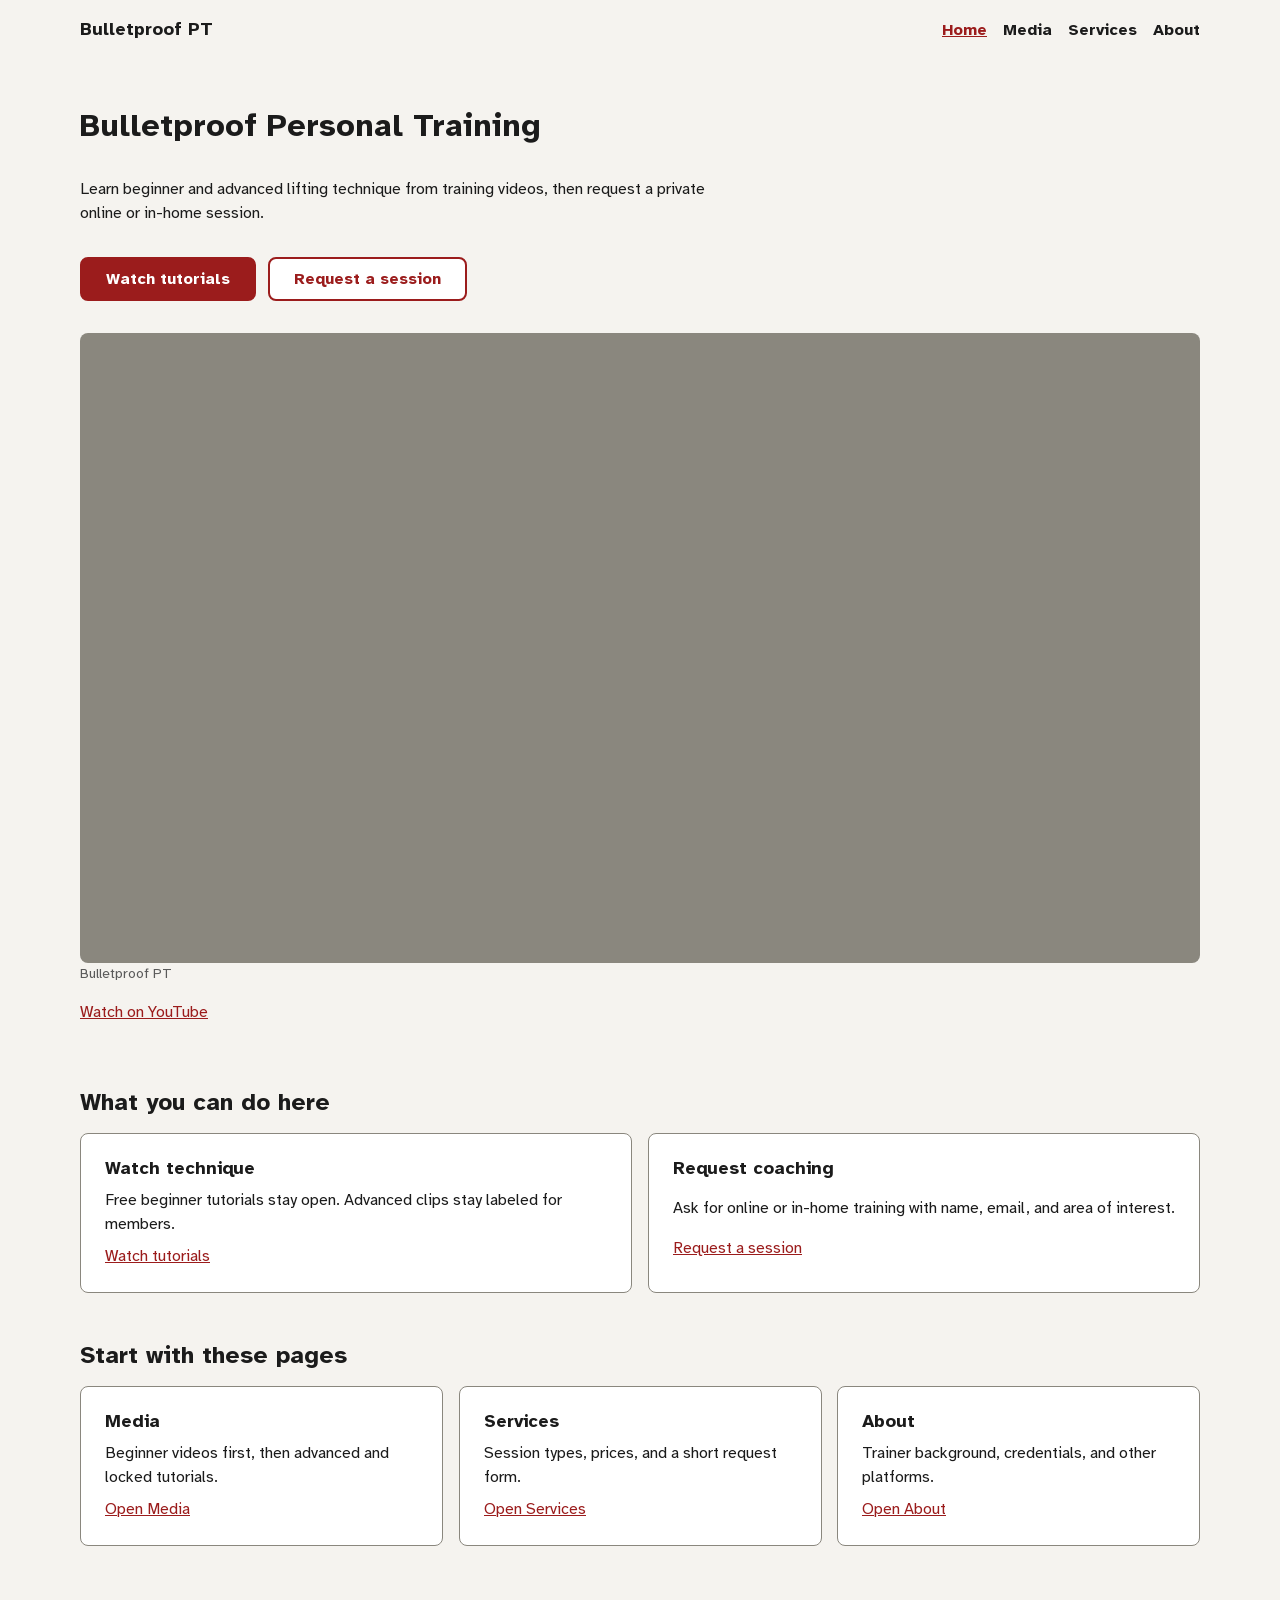
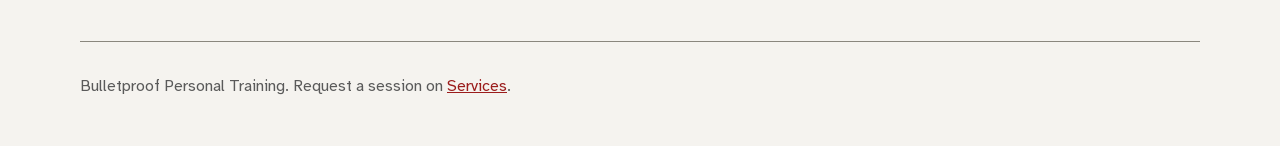
<file: index.html>
<!doctype html>
<html lang="en">
<head>
  <meta charset="utf-8">
  <title>Bulletproof Personal Training</title>
  <link rel="canonical" href="site/">
  <meta http-equiv="refresh" content="0; url=site/">
  <script>location.replace("site/");</script>
</head>
<body>
  <p><a href="site/">Bulletproof Personal Training</a></p>
</body>
</html>
</file>
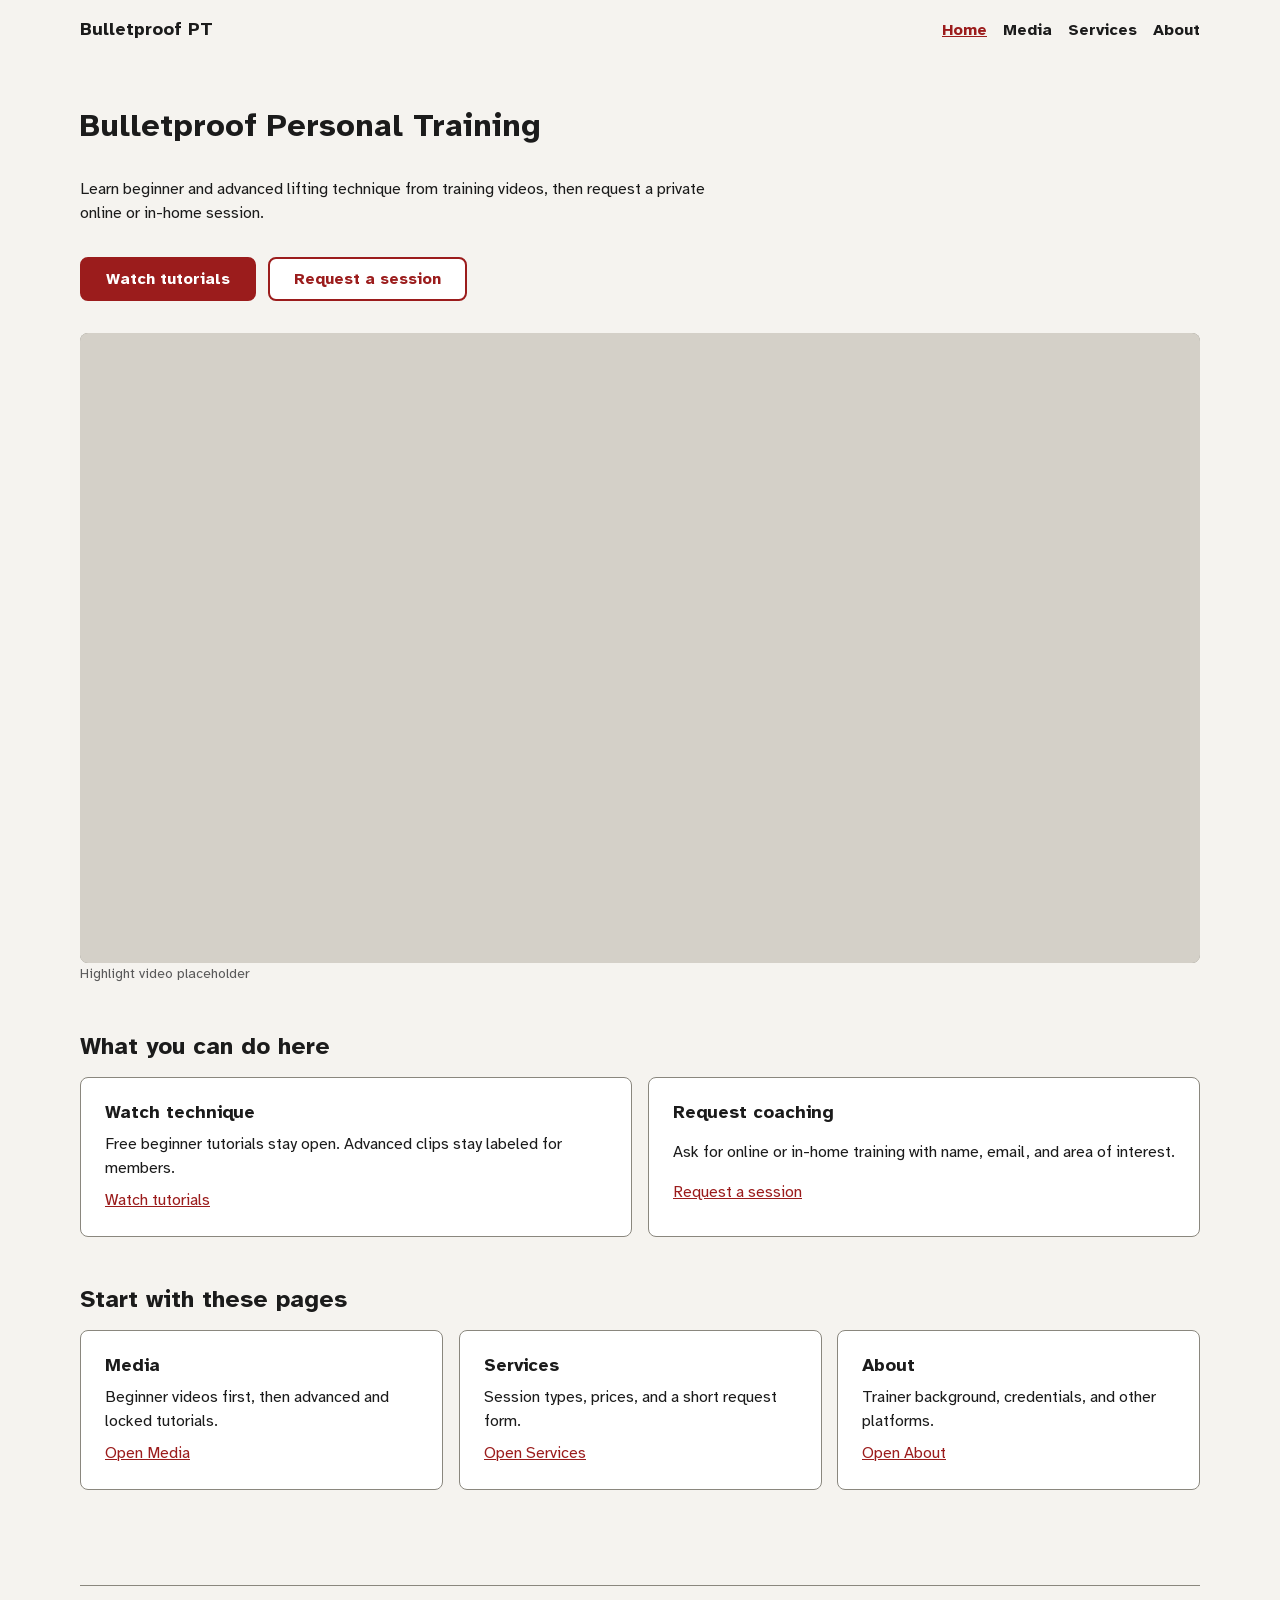
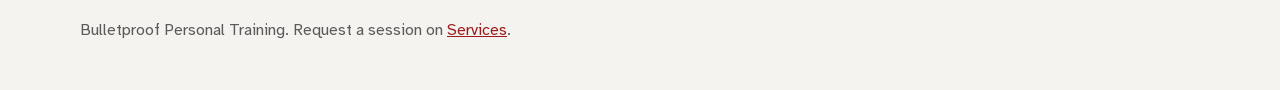
<file: CSS Architecture Package/index.html>
<!doctype html>
<html lang="en">
<head>
  <meta charset="utf-8">
  <meta name="viewport" content="width=device-width, initial-scale=1">
  <title>Home | Bulletproof Personal Training</title>
  <meta name="description" content="Bulletproof Personal Training: beginner and advanced technique videos plus private session requests.">
  <link rel="preload" href="fonts/atkinson-hyperlegible-latin-400.woff2" as="font" type="font/woff2" crossorigin>
  <link rel="preload" href="fonts/atkinson-hyperlegible-latin-700.woff2" as="font" type="font/woff2" crossorigin>
  <link rel="stylesheet" href="css/main.css">
</head>
<body>
  <a class="skip-link" href="#main">Skip to main content</a>

  <header class="site-header container">
    <a class="site-logo" href="index.html">Bulletproof PT</a>
    <nav aria-label="Main">
      <ul class="nav-list">
        <li><a href="index.html" aria-current="page">Home</a></li>
        <li><a href="media.html">Media</a></li>
        <li><a href="services.html">Services</a></li>
        <li><a href="about.html">About</a></li>
      </ul>
    </nav>
  </header>

  <main id="main" class="container" tabindex="-1">
    <section class="section media-object" aria-labelledby="home-heading">
      <h1 id="home-heading">Bulletproof Personal Training</h1>
      <p>Learn beginner and advanced lifting technique from training videos, then request a private online or in-home session.</p>
      <p>
        <a class="button" href="media.html">Watch tutorials</a>
        <a class="button button--secondary" href="services.html">Request a session</a>
      </p>
      <figure>
        <div class="media-object__frame">
          <!-- Poster: images/video-placeholder.svg. 167 bytes, 1600 by 900. This file. The SVG does not name another source. License is not recorded. No video src. No audio. No embed. -->
          <!-- No srcset and no sizes. The poster attribute takes one URL. The SVG scales in the 16:9 frame. .container caps that frame at 70rem. -->
          <!-- No picture. The file is one rectangle, the same 16:9 as the frame. object-fit is cover. The crop stays the whole rectangle at every width. -->
          <!-- No alt on the poster. The file is one gray rectangle. It does not show the highlight. The video name is the aria-label. -->
          <video poster="images/video-placeholder.svg" aria-label="Highlight video placeholder" aria-hidden="true" tabindex="-1">
            <a href="media.html" tabindex="-1">Watch tutorials</a>
          </video>
        </div>
        <figcaption class="text-caption text-muted">Highlight video placeholder</figcaption>
      </figure>
    </section>

    <section class="section" aria-labelledby="value-heading">
      <h2 id="value-heading">What you can do here</h2>
      <ul class="grid grid--2 flow-0">
        <li class="card">
          <h3>Watch technique</h3>
          <p>Free beginner tutorials stay open. Advanced clips stay labeled for members.</p>
          <a href="media.html">Watch tutorials</a>
        </li>
        <li class="card">
          <h3>Request coaching</h3>
          <p>Ask for online or in-home training with name, email, and area of interest.</p>
          <a href="services.html">Request a session</a>
        </li>
      </ul>
    </section>

    <section class="section" aria-labelledby="teaser-heading">
      <h2 id="teaser-heading">Start with these pages</h2>
      <ul class="grid grid--3 flow-0">
        <li class="card">
          <h3>Media</h3>
          <p>Beginner videos first, then advanced and locked tutorials.</p>
          <a href="media.html">Open Media</a>
        </li>
        <li class="card">
          <h3>Services</h3>
          <p>Session types, prices, and a short request form.</p>
          <a href="services.html">Open Services</a>
        </li>
        <li class="card">
          <h3>About</h3>
          <p>Trainer background, credentials, and other platforms.</p>
          <a href="about.html">Open About</a>
        </li>
      </ul>
    </section>
  </main>

  <footer class="site-footer container">
    <p class="text-muted">Bulletproof Personal Training. Request a session on <a href="services.html">Services</a>.</p>
  </footer>
</body>
</html>
</file>
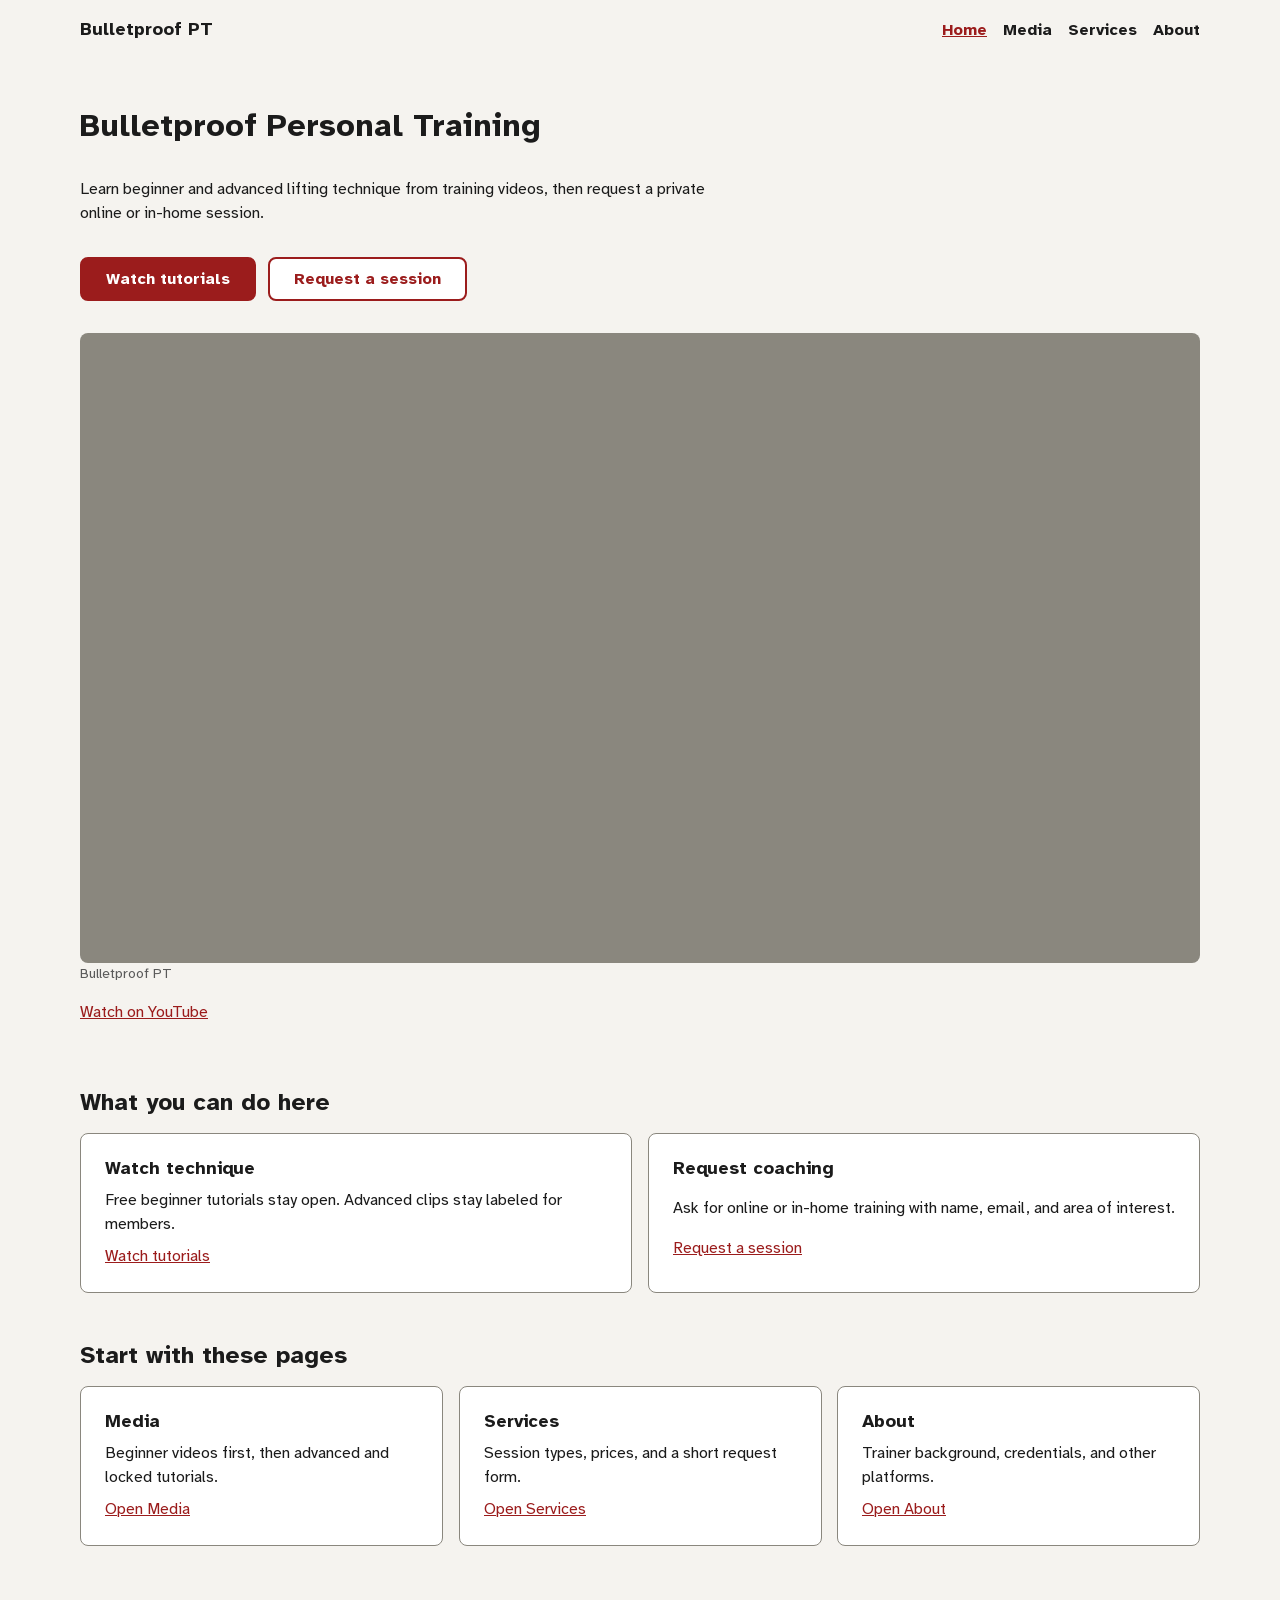
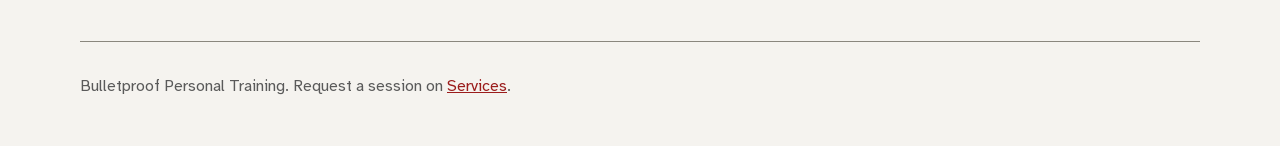
<file: site/index.html>
<!doctype html>
<html lang="en">
<head>
  <meta charset="utf-8">
  <meta name="viewport" content="width=device-width, initial-scale=1">
  <title>Home | Bulletproof Personal Training</title>
  <meta name="description" content="Bulletproof Personal Training: beginner and advanced technique videos plus private session requests.">
  <link rel="preload" href="fonts/atkinson-hyperlegible-latin-400.woff2" as="font" type="font/woff2" crossorigin>
  <link rel="preload" href="fonts/atkinson-hyperlegible-latin-700.woff2" as="font" type="font/woff2" crossorigin>
  <link rel="stylesheet" href="css/main.css">
  <link rel="icon" href="images/favicon.png" type="image/png">
</head>
<body>
  <a class="skip-link" href="#main">Skip to main content</a>

  <header class="site-header container">
    <a class="site-logo" href="index.html">Bulletproof PT</a>
    <nav aria-label="Main">
      <ul class="nav-list">
        <li><a href="index.html" aria-current="page">Home</a></li>
        <li><a href="media.html">Media</a></li>
        <li><a href="services.html">Services</a></li>
        <li><a href="about.html">About</a></li>
      </ul>
    </nav>
  </header>

  <main id="main" class="container" tabindex="-1">
    <section class="section media-object" aria-labelledby="home-heading">
      <h1 id="home-heading">Bulletproof Personal Training</h1>
      <p>Learn beginner and advanced lifting technique from training videos, then request a private online or in-home session.</p>
      <p>
        <a class="button" href="media.html">Watch tutorials</a>
        <a class="button button--secondary" href="services.html">Request a session</a>
      </p>
      <figure>
        <div class="media-object__frame">
          <!-- Highlight video: https://youtu.be/4S1SCnlqKHQ -->
          <iframe src="https://www.youtube.com/embed/4S1SCnlqKHQ" title="Bulletproof PT" allow="accelerometer; autoplay; clipboard-write; encrypted-media; gyroscope; picture-in-picture; web-share" referrerpolicy="strict-origin-when-cross-origin" allowfullscreen loading="lazy"></iframe>
        </div>
        <figcaption>
          <p class="text-caption text-muted">Bulletproof PT</p>
          <p><a href="https://youtu.be/4S1SCnlqKHQ">Watch on YouTube</a></p>
        </figcaption>
      </figure>
    </section>

    <section class="section" aria-labelledby="value-heading">
      <h2 id="value-heading">What you can do here</h2>
      <ul class="grid grid--2 flow-0">
        <li class="card">
          <h3>Watch technique</h3>
          <p>Free beginner tutorials stay open. Advanced clips stay labeled for members.</p>
          <a href="media.html">Watch tutorials</a>
        </li>
        <li class="card">
          <h3>Request coaching</h3>
          <p>Ask for online or in-home training with name, email, and area of interest.</p>
          <a href="services.html">Request a session</a>
        </li>
      </ul>
    </section>

    <section class="section" aria-labelledby="teaser-heading">
      <h2 id="teaser-heading">Start with these pages</h2>
      <ul class="grid grid--3 flow-0">
        <li class="card">
          <h3>Media</h3>
          <p>Beginner videos first, then advanced and locked tutorials.</p>
          <a href="media.html">Open Media</a>
        </li>
        <li class="card">
          <h3>Services</h3>
          <p>Session types, prices, and a short request form.</p>
          <a href="services.html">Open Services</a>
        </li>
        <li class="card">
          <h3>About</h3>
          <p>Trainer background, credentials, and other platforms.</p>
          <a href="about.html">Open About</a>
        </li>
      </ul>
    </section>
  </main>

  <footer class="site-footer container">
    <p class="text-muted">Bulletproof Personal Training. Request a session on <a href="services.html">Services</a>.</p>
  </footer>
</body>
</html>
</file>
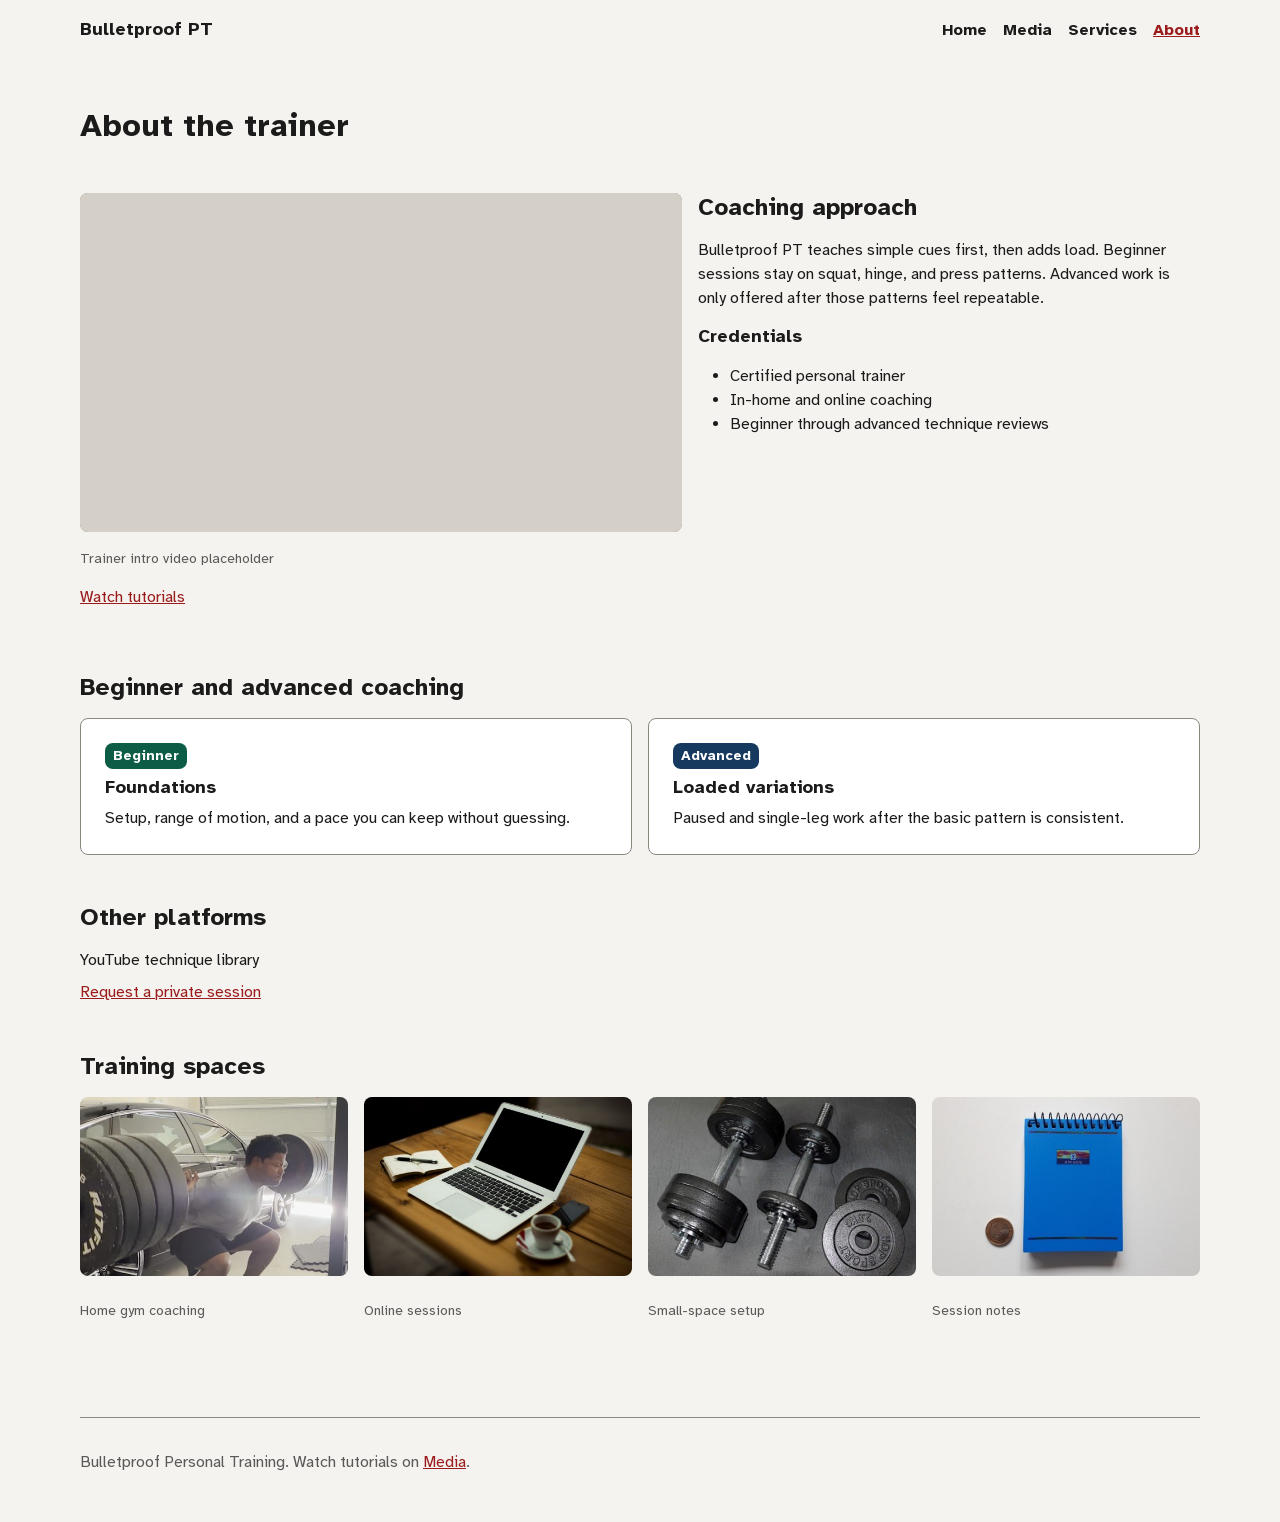
<file: CSS Architecture Package/about.html>
<!doctype html>
<html lang="en">
<head>
  <meta charset="utf-8">
  <meta name="viewport" content="width=device-width, initial-scale=1">
  <title>About | Bulletproof Personal Training</title>
  <meta name="description" content="Trainer background, credentials, and platform list for Bulletproof Personal Training.">
  <meta property="og:title" content="About | Bulletproof Personal Training">
  <meta property="og:description" content="Trainer background, credentials, and platform list for Bulletproof Personal Training.">
  <meta property="og:url" content="https://github.com/vandyparkes/capstone-project/blob/main/CSS%20Architecture%20Package/about.html">
  <meta property="og:type" content="website">
  <meta property="og:image" content="https://raw.githubusercontent.com/vandyparkes/capstone-project/main/CSS%20Architecture%20Package/images/home-gym-800.jpg">
  <meta property="og:image:alt" content="Trainer in a grey shirt squatting with a loaded barbell in a garage.">
  <meta property="og:image:width" content="800">
  <meta property="og:image:height" content="533">
  <script type="application/ld+json">
    {
      "@context": "https://schema.org",
      "@type": "AboutPage",
      "name": "About the trainer",
      "description": "Trainer background, credentials, and platform list for Bulletproof Personal Training.",
      "url": "https://github.com/vandyparkes/capstone-project/blob/main/CSS%20Architecture%20Package/about.html"
    }
  </script>
  <link rel="preload" href="fonts/atkinson-hyperlegible-latin-400.woff2" as="font" type="font/woff2" crossorigin>
  <link rel="preload" href="fonts/atkinson-hyperlegible-latin-700.woff2" as="font" type="font/woff2" crossorigin>
  <link rel="stylesheet" href="css/main.css">
</head>
<body>
  <a class="skip-link" href="#main">Skip to main content</a>

  <header class="site-header container">
    <a class="site-logo" href="index.html">Bulletproof PT</a>
    <nav aria-label="Main">
      <ul class="nav-list">
        <li><a href="index.html">Home</a></li>
        <li><a href="media.html">Media</a></li>
        <li><a href="services.html">Services</a></li>
        <li><a href="about.html" aria-current="page">About</a></li>
      </ul>
    </nav>
  </header>

  <main id="main" class="container" tabindex="-1">
    <section class="section">
      <h1>About the trainer</h1>
    </section>

    <section class="section grid media-split" aria-labelledby="bio-heading">
      <figure class="media-object">
        <div class="media-object__frame">
          <!-- Poster: images/video-placeholder.svg. 167 bytes, 1600 by 900. This file. The SVG does not name another source. License is not recorded. No video src. No audio. No embed. -->
          <!-- No srcset and no sizes. The poster attribute takes one URL. The SVG scales in the 16:9 frame. The frame fills its column. -->
          <!-- No picture. The file is one rectangle, the same 16:9 as the frame. object-fit is cover. The crop stays the whole rectangle at every width. -->
          <!-- No alt on the poster. The file is one gray rectangle. It does not show the trainer. The video name is the aria-label. -->
          <video poster="images/video-placeholder.svg" aria-label="Trainer intro video placeholder" aria-hidden="true" tabindex="-1">
            <a href="media.html" tabindex="-1">Watch tutorials</a>
          </video>
        </div>
        <figcaption>
          <p class="text-caption text-muted">Trainer intro video placeholder</p>
          <p><a href="media.html">Watch tutorials</a></p>
        </figcaption>
      </figure>
      <div>
        <h2 id="bio-heading">Coaching approach</h2>
        <p>Bulletproof PT teaches simple cues first, then adds load. Beginner sessions stay on squat, hinge, and press patterns. Advanced work is only offered after those patterns feel repeatable.</p>
        <h3>Credentials</h3>
        <ul>
          <li>Certified personal trainer</li>
          <li>In-home and online coaching</li>
          <li>Beginner through advanced technique reviews</li>
        </ul>
      </div>
    </section>

    <section class="section" aria-labelledby="coaching-heading">
      <h2 id="coaching-heading">Beginner and advanced coaching</h2>
      <ul class="grid grid--2 flow-0">
        <li class="card">
          <span class="badge badge--beginner">Beginner</span>
          <h3>Foundations</h3>
          <p>Setup, range of motion, and a pace you can keep without guessing.</p>
        </li>
        <li class="card">
          <span class="badge badge--advanced">Advanced</span>
          <h3>Loaded variations</h3>
          <p>Paused and single-leg work after the basic pattern is consistent.</p>
        </li>
      </ul>
    </section>

    <section class="section" aria-labelledby="platforms-heading">
      <h2 id="platforms-heading">Other platforms</h2>
      <ul class="resource-list">
        <li>YouTube technique library</li>
        <li><a href="services.html">Request a private session</a></li>
      </ul>
    </section>

    <section class="section" aria-labelledby="gallery-heading">
      <h2 id="gallery-heading">Training spaces</h2>
      <!-- Same 3:2 crop at 480 and 800. No second crop. The tile stays 3:2. -->
      <ul class="grid grid--4 flow-0">
        <li>
          <figure class="gallery-item">
            <!-- Home gym slot. Trainer in a grey shirt squatting with a loaded barbell in a garage. Original photograph. JPEG. 800 by 533, 45,877 bytes. 480 by 320, 23,231 bytes. -->
            <img src="images/home-gym-800.jpg" srcset="images/home-gym-480.jpg 480w, images/home-gym-800.jpg 800w" sizes="(min-width: 70rem) 17rem, (min-width: 48rem) 30vw, (min-width: 32rem) 45vw, calc(100vw - 2rem)" width="800" height="533" alt="Trainer in a grey shirt squatting with a loaded barbell in a garage." loading="lazy">
            <figcaption>Home gym coaching</figcaption>
          </figure>
        </li>
        <li>
          <figure class="gallery-item">
            <!-- Online sessions slot. Laptop on a table. Source: https://commons.wikimedia.org/wiki/File:Home-office-336377.jpg. Author: Free-Photos, Pixabay. License: CC0. JPEG. 800 by 533, 64,850 bytes. 480 by 320, 30,153 bytes. -->
            <img src="images/online-800.jpg" srcset="images/online-480.jpg 480w, images/online-800.jpg 800w" sizes="(min-width: 70rem) 17rem, (min-width: 48rem) 30vw, (min-width: 32rem) 45vw, calc(100vw - 2rem)" width="800" height="533" alt="Open laptop on a wooden table beside a notebook, a pen, and a phone." loading="lazy">
            <figcaption>Online sessions</figcaption>
          </figure>
        </li>
        <li>
          <figure class="gallery-item">
            <!-- Small-space slot. Dumbbells and plates. Source: https://commons.wikimedia.org/wiki/File:Kurzhanteln_2_x_15_kg_2v2.jpg. Author: Singlespeedfahrer. License: CC0. JPEG. 800 by 533, 66,853 bytes. 480 by 320, 22,995 bytes. -->
            <img src="images/small-space-800.jpg" srcset="images/small-space-480.jpg 480w, images/small-space-800.jpg 800w" sizes="(min-width: 70rem) 17rem, (min-width: 48rem) 30vw, (min-width: 32rem) 45vw, calc(100vw - 2rem)" width="800" height="533" alt="Two adjustable dumbbells and loose plates on a gray floor." loading="lazy">
            <figcaption>Small-space setup</figcaption>
          </figure>
        </li>
        <li>
          <figure class="gallery-item">
            <!-- Session notes slot. Blue notepad. Source: https://commons.wikimedia.org/wiki/File:Small_blue_notepad_-_8_x_11_cm_-_D.jpg. Author: Fructibus. License: CC0. JPEG. 800 by 533, 36,568 bytes. 480 by 320, 15,392 bytes. -->
            <img src="images/notes-800.jpg" srcset="images/notes-480.jpg 480w, images/notes-800.jpg 800w" sizes="(min-width: 70rem) 17rem, (min-width: 48rem) 30vw, (min-width: 32rem) 45vw, calc(100vw - 2rem)" width="800" height="533" alt="Small blue spiral notepad next to a one-euro coin." loading="lazy">
            <figcaption>Session notes</figcaption>
          </figure>
        </li>
      </ul>
    </section>
  </main>

  <footer class="site-footer container">
    <p class="text-muted">Bulletproof Personal Training. Watch tutorials on <a href="media.html">Media</a>.</p>
  </footer>
</body>
</html>
</file>
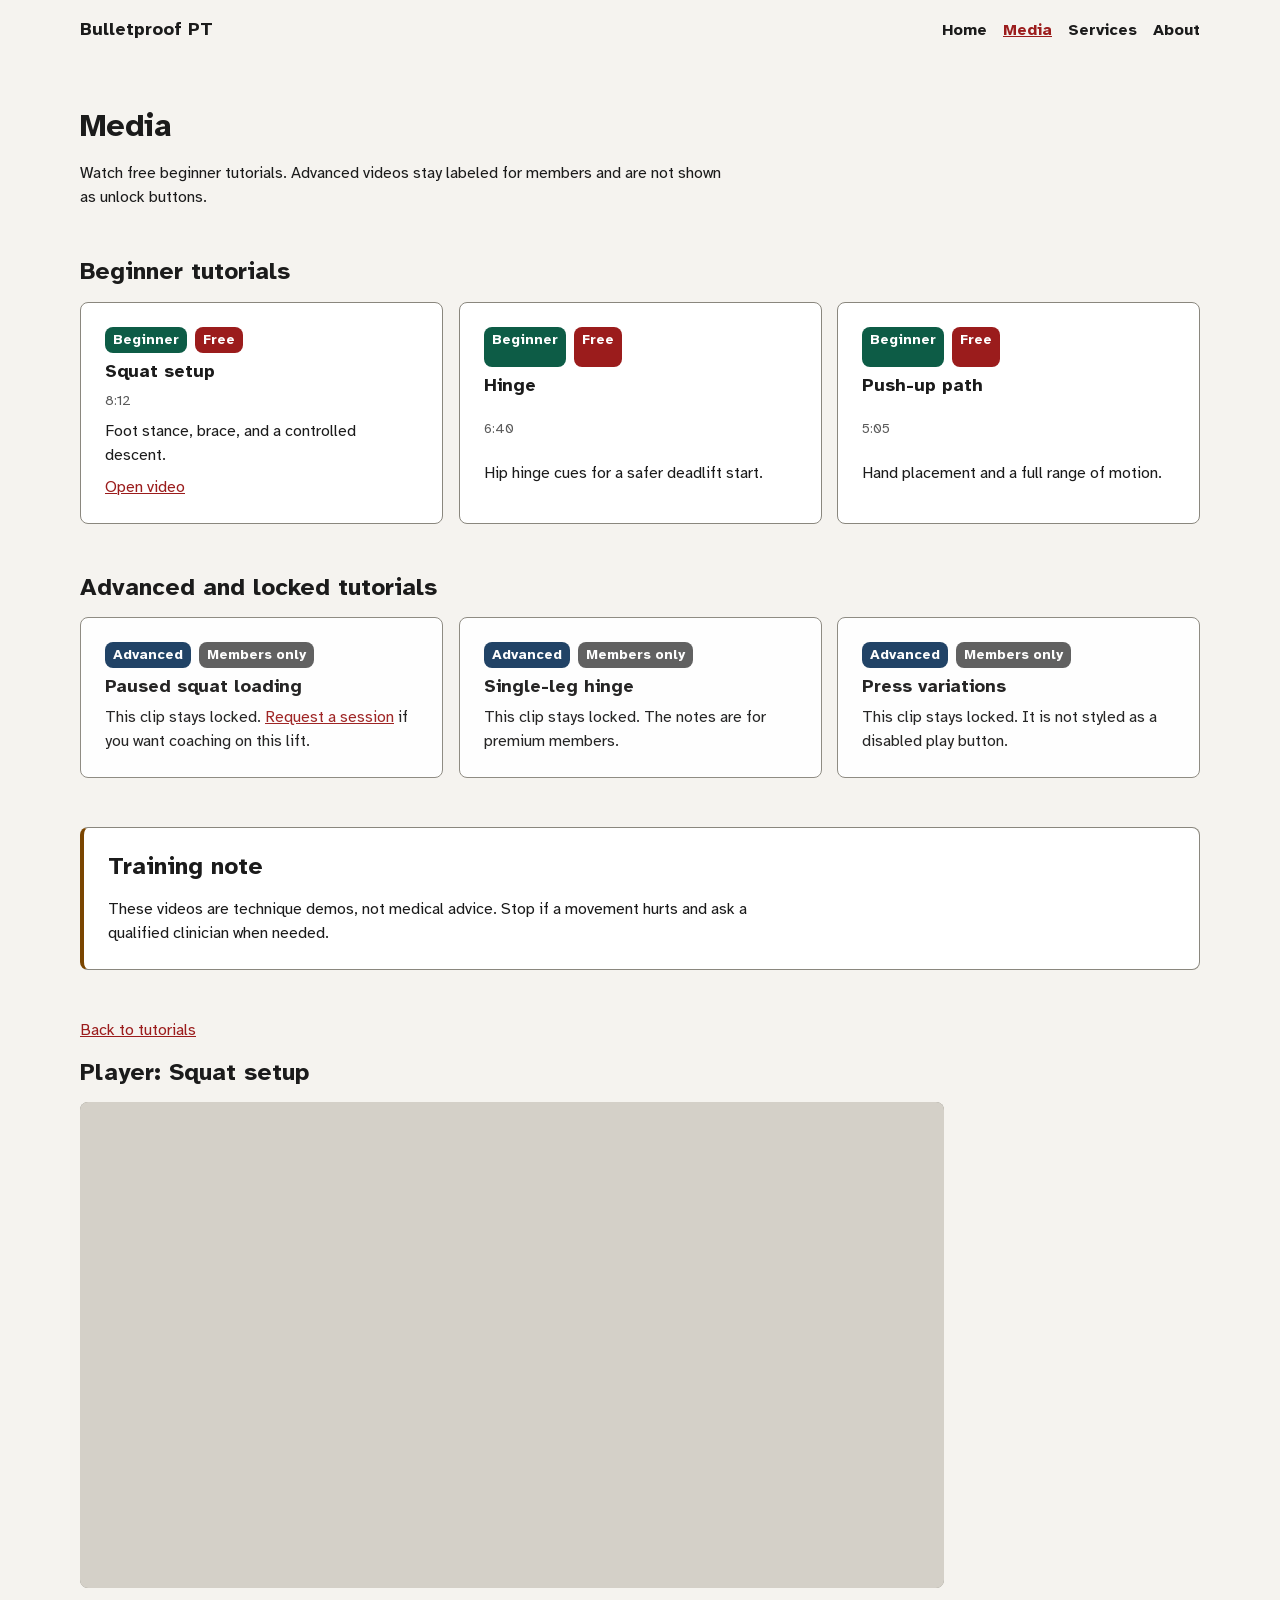
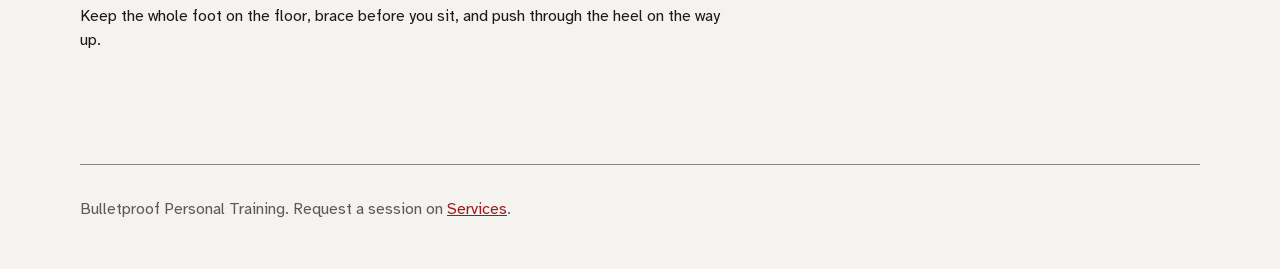
<file: CSS Architecture Package/media.html>
<!Doctype html>
<html lang="en">
<head>
  <meta charset="utf-8">
  <meta name="viewport" content="width=device-width, initial-scale=1">
  <title>Media | Bulletproof Personal Training</title>
  <meta name="description" content="Free beginner tutorials and locked advanced training videos from Bulletproof Personal Training.">
  <link rel="preload" href="fonts/atkinson-hyperlegible-latin-400.woff2" as="font" type="font/woff2" crossorigin>
  <link rel="preload" href="fonts/atkinson-hyperlegible-latin-700.woff2" as="font" type="font/woff2" crossorigin>
  <link rel="stylesheet" href="css/main.css">
</head>
<body>
  <a class="skip-link" href="#main">Skip to main content</a>

  <header class="site-header container">
    <a class="site-logo" href="index.html">Bulletproof PT</a>
    <nav aria-label="Main">
      <ul class="nav-list">
        <li><a href="index.html">Home</a></li>
        <li><a href="media.html" aria-current="page">Media</a></li>
        <li><a href="services.html">Services</a></li>
        <li><a href="about.html">About</a></li>
      </ul>
    </nav>
  </header>

  <main id="main" class="container" tabindex="-1">
    <section class="section">
      <h1>Media</h1>
      <p>Watch free beginner tutorials. Advanced videos stay labeled for members and are not shown as unlock buttons.</p>
    </section>

    <section class="section" aria-labelledby="beginner-heading">
      <h2 id="beginner-heading">Beginner tutorials</h2>
      <ul class="grid grid--3 flow-0">
        <li class="card">
          <span class="badge badge--beginner">Beginner</span>
          <span class="badge badge--free">Free</span>
          <h3>Squat setup</h3>
          <p class="text-caption text-muted">8:12</p>
          <p>Foot stance, brace, and a controlled descent.</p>
          <a href="#player">Open video</a>
        </li>
        <li class="card">
          <span class="badge badge--beginner">Beginner</span>
          <span class="badge badge--free">Free</span>
          <h3>Hinge</h3>
          <p class="text-caption text-muted">6:40</p>
          <p>Hip hinge cues for a safer deadlift start.</p>
        </li>
        <li class="card">
          <span class="badge badge--beginner">Beginner</span>
          <span class="badge badge--free">Free</span>
          <h3>Push-up path</h3>
          <p class="text-caption text-muted">5:05</p>
          <p>Hand placement and a full range of motion.</p>
        </li>
      </ul>
    </section>

    <section class="section" aria-labelledby="advanced-heading">
      <h2 id="advanced-heading">Advanced and locked tutorials</h2>
      <ul class="grid grid--3 flow-0">
        <li class="card is-locked">
          <span class="badge badge--advanced">Advanced</span>
          <span class="badge badge--locked">Members only</span>
          <h3>Paused squat loading</h3>
          <p>This clip stays locked. <a href="services.html">Request a session</a> if you want coaching on this lift.</p>
        </li>
        <li class="card is-locked">
          <span class="badge badge--advanced">Advanced</span>
          <span class="badge badge--locked">Members only</span>
          <h3>Single-leg hinge</h3>
          <p>This clip stays locked. The notes are for premium members.</p>
        </li>
        <li class="card is-locked">
          <span class="badge badge--advanced">Advanced</span>
          <span class="badge badge--locked">Members only</span>
          <h3>Press variations</h3>
          <p>This clip stays locked. It is not styled as a disabled play button.</p>
        </li>
      </ul>
    </section>

    <aside class="callout section" aria-labelledby="risk-heading">
      <h2 id="risk-heading">Training note</h2>
      <p>These videos are technique demos, not medical advice. Stop if a movement hurts and ask a qualified clinician when needed.</p>
    </aside>

    <section class="section container--media" id="player" aria-labelledby="player-heading">
      <p><a href="media.html">Back to tutorials</a></p>
      <h2 id="player-heading">Player: Squat setup</h2>
      <div class="media-object">
        <div class="media-object__frame">
          <!-- Poster: images/video-placeholder.svg. 167 bytes, 1600 by 900. This file. The SVG does not name another source. License is not recorded. No video src. No audio. No embed. -->
          <!-- No srcset and no sizes. The poster attribute takes one URL. The SVG scales in the 16:9 frame. .container--media caps that frame at 54rem. -->
          <!-- No picture. The file is one rectangle, the same 16:9 as the frame. object-fit is cover. The crop stays the whole rectangle at every width. -->
          <!-- No alt on the poster. The file is one gray rectangle. It does not show the squat. The video name is the aria-label. -->
          <video poster="images/video-placeholder.svg" aria-label="Squat setup video placeholder" aria-describedby="player-text" aria-hidden="true" tabindex="-1">
            <a href="media.html" tabindex="-1">Back to tutorials</a>
          </video>
        </div>
        <p id="player-text">Keep the whole foot on the floor, brace before you sit, and push through the heel on the way up.</p>
      </div>
    </section>
  </main>

  <footer class="site-footer container">
    <p class="text-muted">Bulletproof Personal Training. Request a session on <a href="services.html">Services</a>.</p>
  </footer>
</body>
</html>
</file>
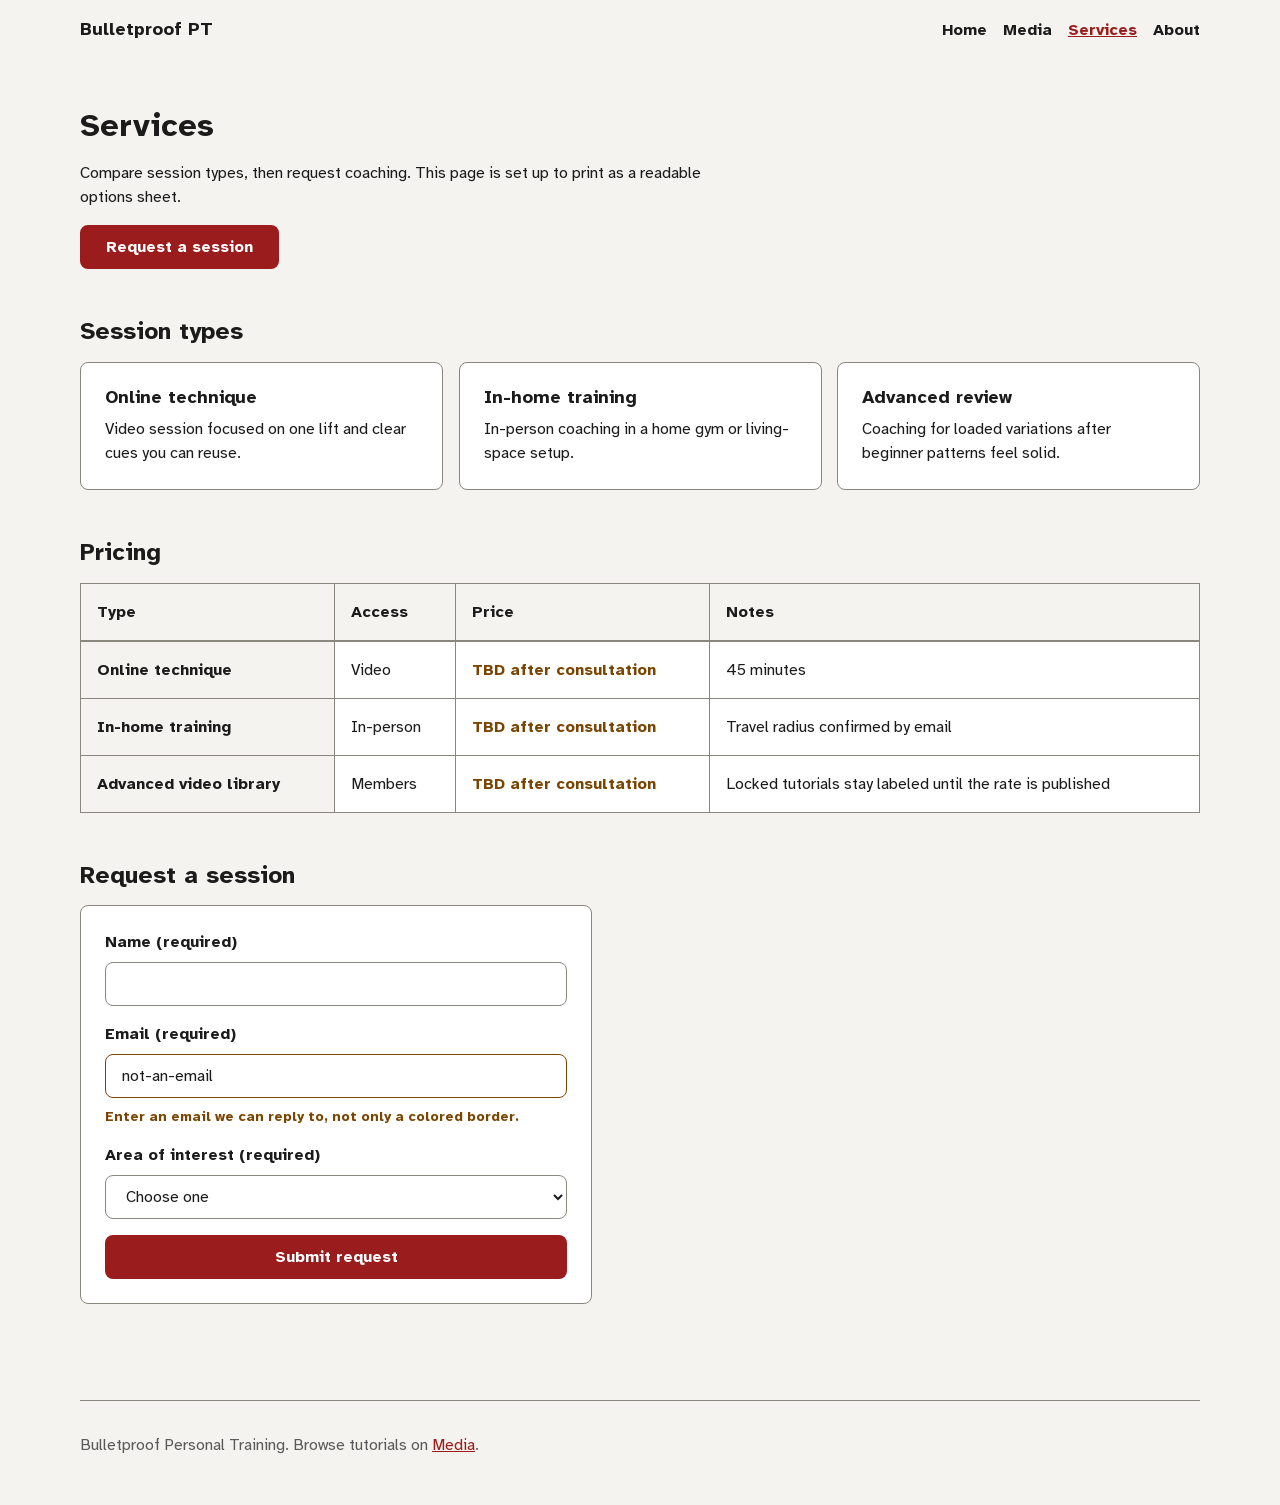
<file: CSS Architecture Package/services.html>
<!doctype html>
<html lang="en">
<head>
  <meta charset="utf-8">
  <meta name="viewport" content="width=device-width, initial-scale=1">
  <title>Services | Bulletproof Personal Training</title>
  <meta name="description" content="Session types, pricing, and a request form for Bulletproof Personal Training.">
  <link rel="preload" href="fonts/atkinson-hyperlegible-latin-400.woff2" as="font" type="font/woff2" crossorigin>
  <link rel="preload" href="fonts/atkinson-hyperlegible-latin-700.woff2" as="font" type="font/woff2" crossorigin>
  <link rel="stylesheet" href="css/main.css">
  <!-- No image, SVG, audio, video, or embed on this page. -->
  <!-- No srcset and no sizes. This page has no img. -->
  <!-- No picture. This page has no img. -->
  <!-- No alt. This page has no img. -->
</head>
<body>
  <a class="skip-link" href="#main">Skip to main content</a>

  <header class="site-header container">
    <a class="site-logo" href="index.html">Bulletproof PT</a>
    <nav aria-label="Main">
      <ul class="nav-list">
        <li><a href="index.html">Home</a></li>
        <li><a href="media.html">Media</a></li>
        <li><a href="services.html" aria-current="page">Services</a></li>
        <li><a href="about.html">About</a></li>
      </ul>
    </nav>
  </header>

  <main id="main" class="container" tabindex="-1">
    <section class="section">
      <h1>Services</h1>
      <p>Compare session types, then request coaching. This page is set up to print as a readable options sheet.</p>
      <p class="no-print"><a class="button" href="#request">Request a session</a></p>
    </section>

    <section class="section" aria-labelledby="types-heading">
      <h2 id="types-heading">Session types</h2>
      <ul class="grid grid--3 flow-0">
        <li class="card">
          <h3>Online technique</h3>
          <p>Video session focused on one lift and clear cues you can reuse.</p>
        </li>
        <li class="card">
          <h3>In-home training</h3>
          <p>In-person coaching in a home gym or living-space setup.</p>
        </li>
        <li class="card">
          <h3>Advanced review</h3>
          <p>Coaching for loaded variations after beginner patterns feel solid.</p>
        </li>
      </ul>
    </section>

    <section class="section" aria-labelledby="price-heading">
      <h2 id="price-heading">Pricing</h2>
      <table class="price-table">
        <caption class="visually-hidden">Session type, access, price, and notes</caption>
        <thead>
          <tr>
            <th scope="col">Type</th>
            <th scope="col">Access</th>
            <th scope="col">Price</th>
            <th scope="col">Notes</th>
          </tr>
        </thead>
        <tbody>
          <tr>
            <th scope="row" data-label="Type">Online technique</th>
            <td data-label="Access">Video</td>
            <td class="is-tbd" data-label="Price">TBD after consultation</td>
            <td data-label="Notes">45 minutes</td>
          </tr>
          <tr>
            <th scope="row" data-label="Type">In-home training</th>
            <td data-label="Access">In-person</td>
            <td class="is-tbd" data-label="Price">TBD after consultation</td>
            <td data-label="Notes">Travel radius confirmed by email</td>
          </tr>
          <tr>
            <th scope="row" data-label="Type">Advanced video library</th>
            <td data-label="Access">Members</td>
            <td class="is-tbd" data-label="Price">TBD after consultation</td>
            <td data-label="Notes">Locked tutorials stay labeled until the rate is published</td>
          </tr>
        </tbody>
      </table>
    </section>

    <section class="section" id="request" aria-labelledby="form-heading">
      <h2 id="form-heading">Request a session</h2>
      <form class="session-form" action="#" method="post">
        <div class="field">
          <label for="name">Name (required)</label>
          <input id="name" name="name" type="text" autocomplete="name" required aria-describedby="name-error">
          <p class="field-error" id="name-error">Enter your name.</p>
        </div>
        <div class="field is-invalid">
          <label for="email">Email (required)</label>
          <input id="email" name="email" type="email" autocomplete="email" required aria-invalid="true" aria-describedby="email-error" value="not-an-email">
          <p class="field-error" id="email-error">Enter an email we can reply to, not only a colored border.</p>
        </div>
        <div class="field">
          <label for="interest">Area of interest (required)</label>
          <select id="interest" name="interest" required aria-invalid="false" aria-describedby="interest-error">
            <option value="">Choose one</option>
            <option>Online technique</option>
            <option>In-home training</option>
            <option>Advanced review</option>
          </select>
          <p class="field-error" id="interest-error">Choose a session type.</p>
        </div>
        <button class="button" type="submit">Submit request</button>
      </form>
    </section>
  </main>

  <footer class="site-footer container">
    <p class="text-muted">Bulletproof Personal Training. Browse tutorials on <a href="media.html">Media</a>.</p>
  </footer>
  <script>
    const form = document.querySelector('.session-form');
    const name = document.getElementById('name');
    const email = document.getElementById('email');
    const interest = document.getElementById('interest');

    function setInvalid(input, bad) {
      input.setAttribute('aria-invalid', bad ? 'true' : 'false');
      input.parentElement.classList.toggle('is-invalid', bad);
    }

    email.addEventListener('input', () => {
      if (email.value === '') return;
      setInvalid(email, !email.checkValidity());
    });

    name.addEventListener('input', () => {
      if (name.value.trim() !== '') setInvalid(name, false);
    });

    interest.addEventListener('change', () => {
      if (interest.value !== '') setInvalid(interest, false);
    });

    form.querySelectorAll('input, select').forEach((input) => {
      input.addEventListener('invalid', (event) => {
        event.preventDefault();
        setInvalid(input, true);
        if (input === form.querySelector(':invalid')) input.focus();
      });
    });
  </script>
</body>
</html>
</file>
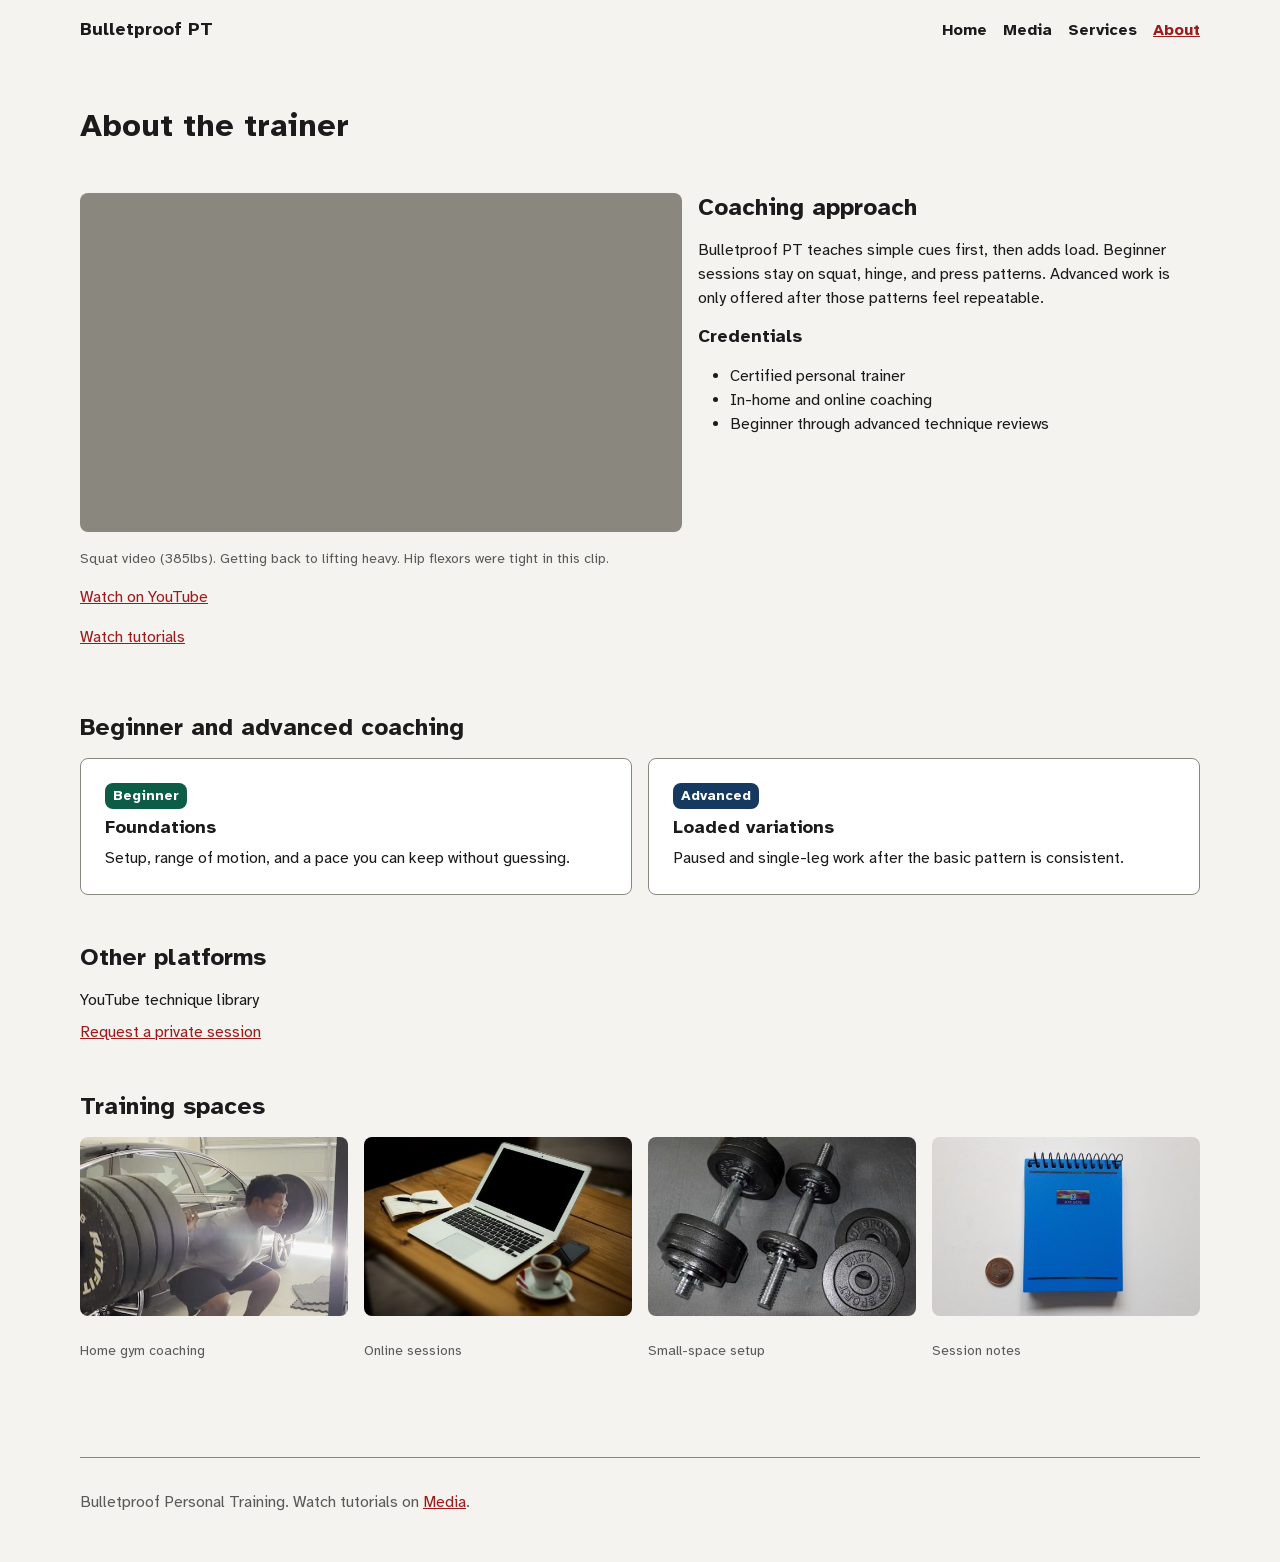
<file: site/about.html>
<!doctype html>
<html lang="en">
<head>
  <meta charset="utf-8">
  <meta name="viewport" content="width=device-width, initial-scale=1">
  <title>About | Bulletproof Personal Training</title>
  <meta name="description" content="Trainer background, credentials, and platform list for Bulletproof Personal Training.">
  <meta property="og:title" content="About | Bulletproof Personal Training">
  <meta property="og:description" content="Trainer background, credentials, and platform list for Bulletproof Personal Training.">
  <meta property="og:url" content="https://vandyparkes.github.io/capstone-project/site/about.html">
  <meta property="og:type" content="website">
  <meta property="og:image" content="https://raw.githubusercontent.com/vandyparkes/capstone-project/main/site/images/home-gym-800.jpg">
  <meta property="og:image:alt" content="Trainer in a grey shirt squatting with a loaded barbell in a garage.">
  <meta property="og:image:width" content="800">
  <meta property="og:image:height" content="533">
  <script type="application/ld+json">
    {
      "@context": "https://schema.org",
      "@type": "AboutPage",
      "name": "About the trainer",
      "description": "Trainer background, credentials, and platform list for Bulletproof Personal Training.",
      "url": "https://vandyparkes.github.io/capstone-project/site/about.html"
    }
  </script>
  <link rel="preload" href="fonts/atkinson-hyperlegible-latin-400.woff2" as="font" type="font/woff2" crossorigin>
  <link rel="preload" href="fonts/atkinson-hyperlegible-latin-700.woff2" as="font" type="font/woff2" crossorigin>
  <link rel="stylesheet" href="css/main.css">
  <link rel="icon" href="images/favicon.png" type="image/png">
</head>
<body>
  <a class="skip-link" href="#main">Skip to main content</a>

  <header class="site-header container">
    <a class="site-logo" href="index.html">Bulletproof PT</a>
    <nav aria-label="Main">
      <ul class="nav-list">
        <li><a href="index.html">Home</a></li>
        <li><a href="media.html">Media</a></li>
        <li><a href="services.html">Services</a></li>
        <li><a href="about.html" aria-current="page">About</a></li>
      </ul>
    </nav>
  </header>

  <main id="main" class="container" tabindex="-1">
    <section class="section">
      <h1>About the trainer</h1>
    </section>

    <section class="section grid media-split" aria-labelledby="bio-heading">
      <figure class="media-object">
        <div class="media-object__frame">
          <!-- Trainer intro: https://www.youtube.com/watch?v=rWTYOwgvwt8 -->
          <iframe src="https://www.youtube.com/embed/rWTYOwgvwt8" title="Squat video (385lbs)" allow="accelerometer; autoplay; clipboard-write; encrypted-media; gyroscope; picture-in-picture; web-share" referrerpolicy="strict-origin-when-cross-origin" allowfullscreen loading="lazy"></iframe>
        </div>
        <figcaption>
          <p class="text-caption text-muted">Squat video (385lbs). Getting back to lifting heavy. Hip flexors were tight in this clip.</p>
          <p><a href="https://www.youtube.com/watch?v=rWTYOwgvwt8">Watch on YouTube</a></p>
          <p><a href="media.html">Watch tutorials</a></p>
        </figcaption>
      </figure>
      <div>
        <h2 id="bio-heading">Coaching approach</h2>
        <p>Bulletproof PT teaches simple cues first, then adds load. Beginner sessions stay on squat, hinge, and press patterns. Advanced work is only offered after those patterns feel repeatable.</p>
        <h3>Credentials</h3>
        <ul>
          <li>Certified personal trainer</li>
          <li>In-home and online coaching</li>
          <li>Beginner through advanced technique reviews</li>
        </ul>
      </div>
    </section>

    <section class="section" aria-labelledby="coaching-heading">
      <h2 id="coaching-heading">Beginner and advanced coaching</h2>
      <ul class="grid grid--2 flow-0">
        <li class="card">
          <span class="badge badge--beginner">Beginner</span>
          <h3>Foundations</h3>
          <p>Setup, range of motion, and a pace you can keep without guessing.</p>
        </li>
        <li class="card">
          <span class="badge badge--advanced">Advanced</span>
          <h3>Loaded variations</h3>
          <p>Paused and single-leg work after the basic pattern is consistent.</p>
        </li>
      </ul>
    </section>

    <section class="section" aria-labelledby="platforms-heading">
      <h2 id="platforms-heading">Other platforms</h2>
      <ul class="resource-list">
        <li>YouTube technique library</li>
        <li><a href="services.html">Request a private session</a></li>
      </ul>
    </section>

    <section class="section" aria-labelledby="gallery-heading">
      <h2 id="gallery-heading">Training spaces</h2>
      <!-- Same 3:2 crop at 480 and 800. No second crop. The tile stays 3:2. -->
      <ul class="grid grid--4 flow-0">
        <li>
          <figure class="gallery-item">
            <!-- Home gym slot. Trainer in a grey shirt squatting with a loaded barbell in a garage. Original photograph. JPEG. 800 by 533, 45,877 bytes. 480 by 320, 23,231 bytes. -->
            <img src="images/home-gym-800.jpg" srcset="images/home-gym-480.jpg 480w, images/home-gym-800.jpg 800w" sizes="(min-width: 70rem) 17rem, (min-width: 48rem) 30vw, (min-width: 32rem) 45vw, calc(100vw - 2rem)" width="800" height="533" alt="Trainer in a grey shirt squatting with a loaded barbell in a garage." loading="lazy">
            <figcaption>Home gym coaching</figcaption>
          </figure>
        </li>
        <li>
          <figure class="gallery-item">
            <!-- Online sessions slot. Laptop on a table. Source: https://commons.wikimedia.org/wiki/File:Home-office-336377.jpg. Author: Free-Photos, Pixabay. License: CC0. JPEG. 800 by 533, 64,850 bytes. 480 by 320, 30,153 bytes. -->
            <img src="images/online-800.jpg" srcset="images/online-480.jpg 480w, images/online-800.jpg 800w" sizes="(min-width: 70rem) 17rem, (min-width: 48rem) 30vw, (min-width: 32rem) 45vw, calc(100vw - 2rem)" width="800" height="533" alt="Open laptop on a wooden table beside a notebook, a pen, and a phone." loading="lazy">
            <figcaption>Online sessions</figcaption>
          </figure>
        </li>
        <li>
          <figure class="gallery-item">
            <!-- Small-space slot. Dumbbells and plates. Source: https://commons.wikimedia.org/wiki/File:Kurzhanteln_2_x_15_kg_2v2.jpg. Author: Singlespeedfahrer. License: CC0. JPEG. 800 by 533, 66,853 bytes. 480 by 320, 22,995 bytes. -->
            <img src="images/small-space-800.jpg" srcset="images/small-space-480.jpg 480w, images/small-space-800.jpg 800w" sizes="(min-width: 70rem) 17rem, (min-width: 48rem) 30vw, (min-width: 32rem) 45vw, calc(100vw - 2rem)" width="800" height="533" alt="Two adjustable dumbbells and loose plates on a gray floor." loading="lazy">
            <figcaption>Small-space setup</figcaption>
          </figure>
        </li>
        <li>
          <figure class="gallery-item">
            <!-- Session notes slot. Blue notepad. Source: https://commons.wikimedia.org/wiki/File:Small_blue_notepad_-_8_x_11_cm_-_D.jpg. Author: Fructibus. License: CC0. JPEG. 800 by 533, 36,568 bytes. 480 by 320, 15,392 bytes. -->
            <img src="images/notes-800.jpg" srcset="images/notes-480.jpg 480w, images/notes-800.jpg 800w" sizes="(min-width: 70rem) 17rem, (min-width: 48rem) 30vw, (min-width: 32rem) 45vw, calc(100vw - 2rem)" width="800" height="533" alt="Small blue spiral notepad next to a one-euro coin." loading="lazy">
            <figcaption>Session notes</figcaption>
          </figure>
        </li>
      </ul>
    </section>
  </main>

  <footer class="site-footer container">
    <p class="text-muted">Bulletproof Personal Training. Watch tutorials on <a href="media.html">Media</a>.</p>
  </footer>
</body>
</html>
</file>
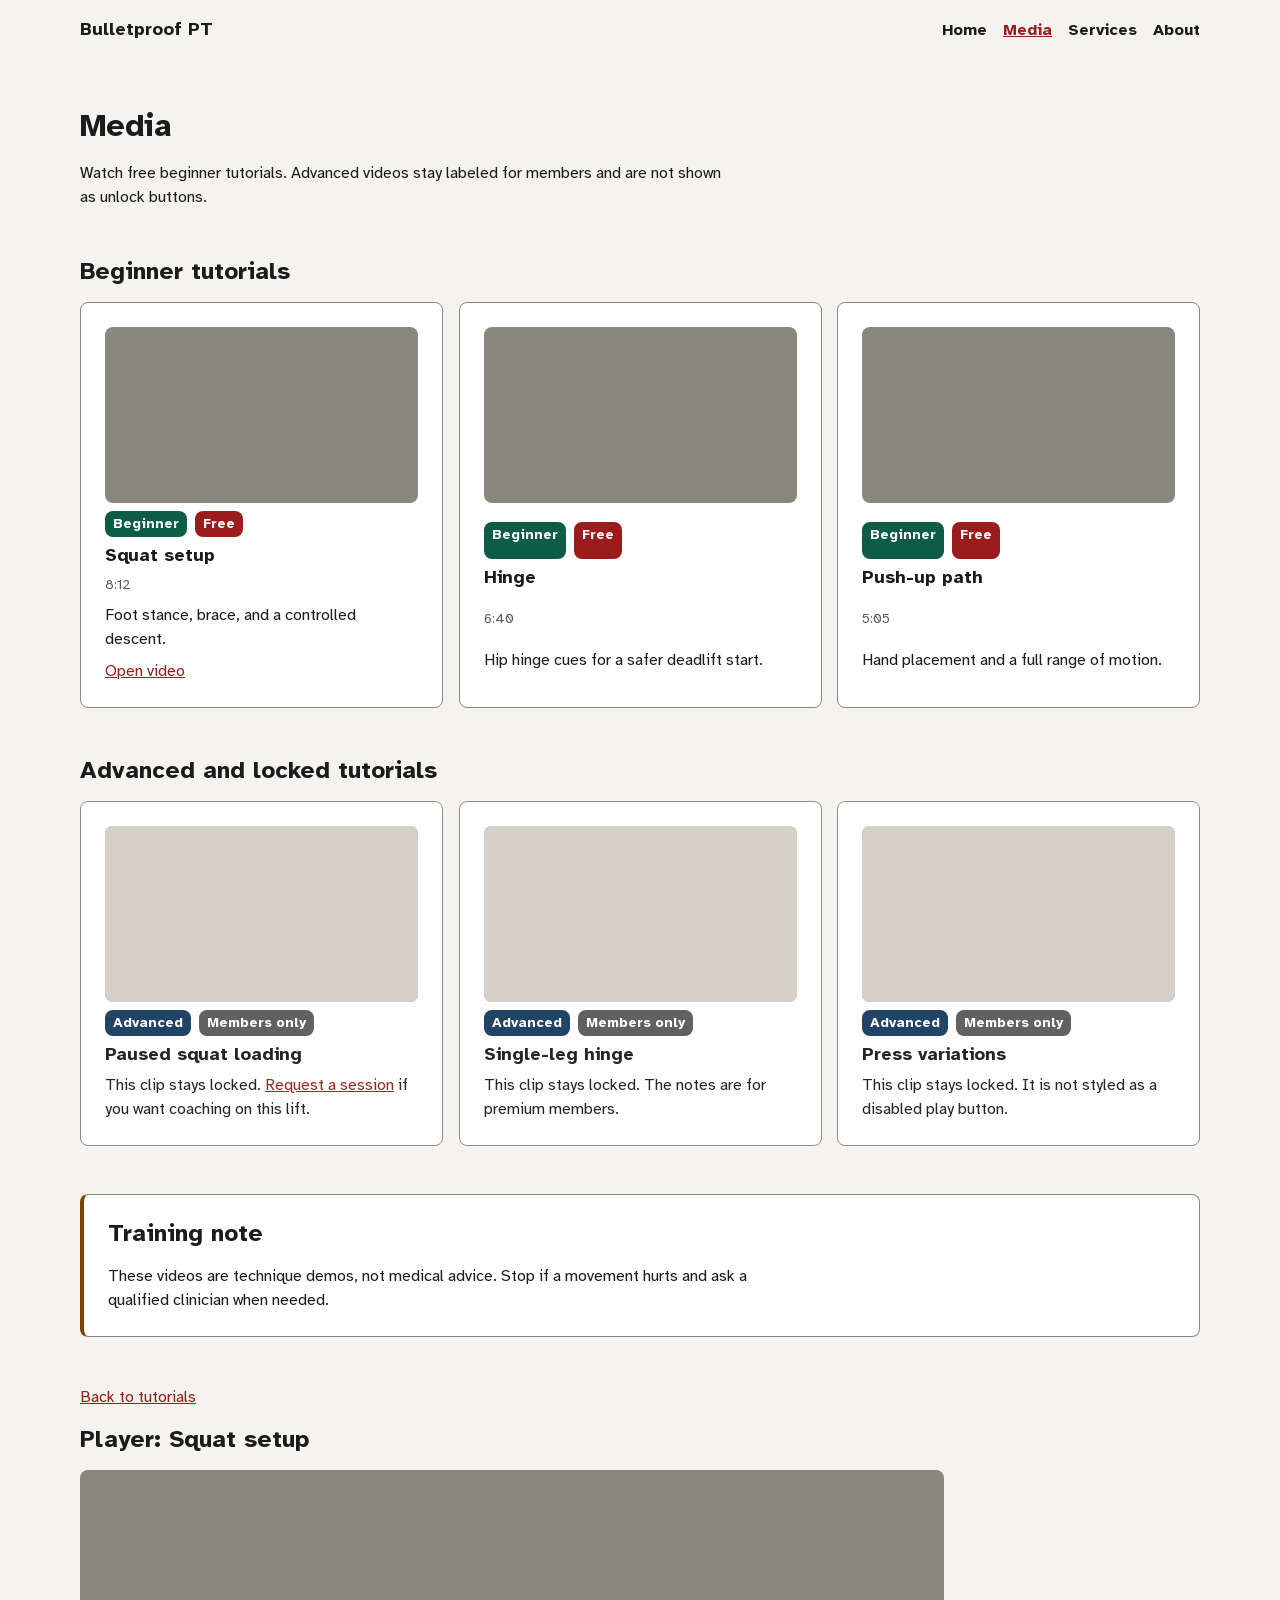
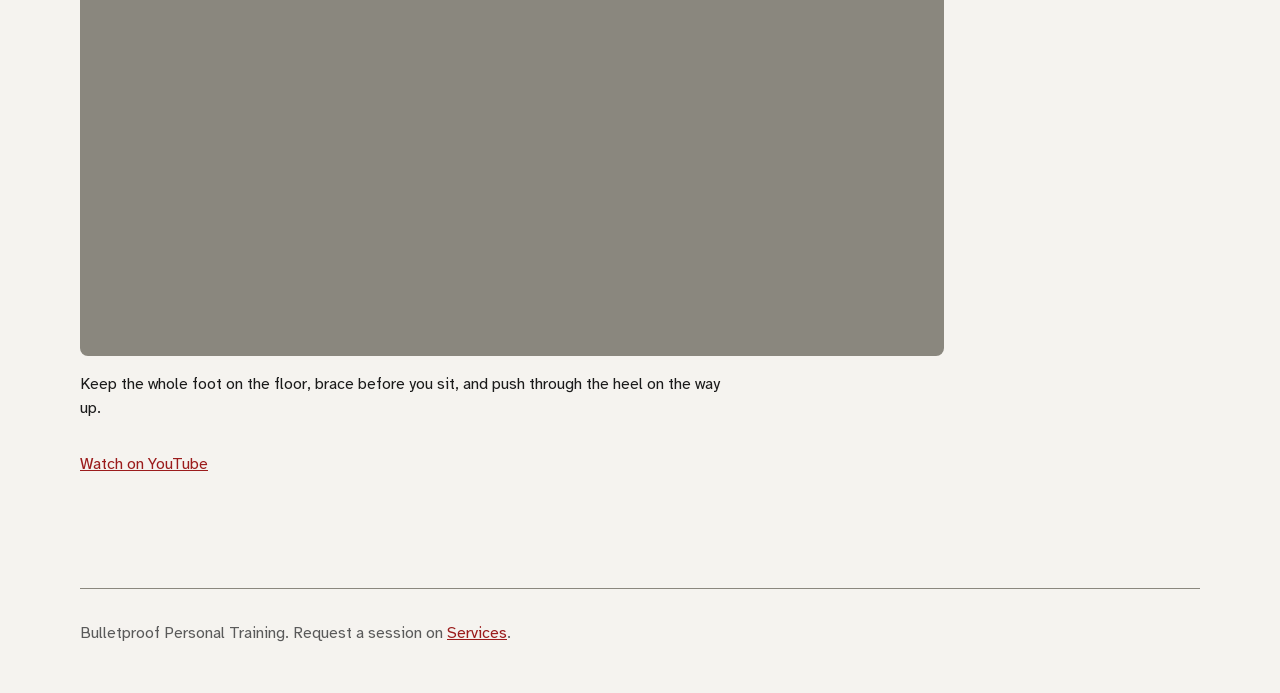
<file: site/media.html>
<!Doctype html>
<html lang="en">
<head>
  <meta charset="utf-8">
  <meta name="viewport" content="width=device-width, initial-scale=1">
  <title>Media | Bulletproof Personal Training</title>
  <meta name="description" content="Free beginner tutorials and locked advanced training videos from Bulletproof Personal Training.">
  <link rel="preload" href="fonts/atkinson-hyperlegible-latin-400.woff2" as="font" type="font/woff2" crossorigin>
  <link rel="preload" href="fonts/atkinson-hyperlegible-latin-700.woff2" as="font" type="font/woff2" crossorigin>
  <link rel="stylesheet" href="css/main.css">
  <link rel="icon" href="images/favicon.png" type="image/png">
</head>
<body>
  <a class="skip-link" href="#main">Skip to main content</a>

  <header class="site-header container">
    <a class="site-logo" href="index.html">Bulletproof PT</a>
    <nav aria-label="Main">
      <ul class="nav-list">
        <li><a href="index.html">Home</a></li>
        <li><a href="media.html" aria-current="page">Media</a></li>
        <li><a href="services.html">Services</a></li>
        <li><a href="about.html">About</a></li>
      </ul>
    </nav>
  </header>

  <main id="main" class="container" tabindex="-1">
    <section class="section">
      <h1>Media</h1>
      <p>Watch free beginner tutorials. Advanced videos stay labeled for members and are not shown as unlock buttons.</p>
    </section>

    <section class="section" aria-labelledby="beginner-heading">
      <h2 id="beginner-heading">Beginner tutorials</h2>
      <ul class="grid grid--3 flow-0">
        <li class="card">
          <!-- Stand-in video, "Training Instruction Coming Soon": https://youtu.be/_sKBQYCTT2s. Same video on all three beginner cards and the player. -->
          <iframe class="card__media" src="https://www.youtube.com/embed/_sKBQYCTT2s" title="Squat setup" allow="accelerometer; autoplay; clipboard-write; encrypted-media; gyroscope; picture-in-picture; web-share" referrerpolicy="strict-origin-when-cross-origin" allowfullscreen loading="lazy"></iframe>
          <span class="badge badge--beginner">Beginner</span>
          <span class="badge badge--free">Free</span>
          <h3>Squat setup</h3>
          <p class="text-caption text-muted">8:12</p>
          <p>Foot stance, brace, and a controlled descent.</p>
          <a href="#player">Open video</a>
        </li>
        <li class="card">
          <iframe class="card__media" src="https://www.youtube.com/embed/_sKBQYCTT2s" title="Hinge" allow="accelerometer; autoplay; clipboard-write; encrypted-media; gyroscope; picture-in-picture; web-share" referrerpolicy="strict-origin-when-cross-origin" allowfullscreen loading="lazy"></iframe>
          <span class="badge badge--beginner">Beginner</span>
          <span class="badge badge--free">Free</span>
          <h3>Hinge</h3>
          <p class="text-caption text-muted">6:40</p>
          <p>Hip hinge cues for a safer deadlift start.</p>
        </li>
        <li class="card">
          <iframe class="card__media" src="https://www.youtube.com/embed/_sKBQYCTT2s" title="Push-up path" allow="accelerometer; autoplay; clipboard-write; encrypted-media; gyroscope; picture-in-picture; web-share" referrerpolicy="strict-origin-when-cross-origin" allowfullscreen loading="lazy"></iframe>
          <span class="badge badge--beginner">Beginner</span>
          <span class="badge badge--free">Free</span>
          <h3>Push-up path</h3>
          <p class="text-caption text-muted">5:05</p>
          <p>Hand placement and a full range of motion.</p>
        </li>
      </ul>
    </section>

    <section class="section" aria-labelledby="advanced-heading">
      <h2 id="advanced-heading">Advanced and locked tutorials</h2>
      <ul class="grid grid--3 flow-0">
        <li class="card is-locked">
          <img class="card__media" src="images/video-placeholder.svg" width="1600" height="900" alt="Paused squat loading video placeholder">
          <span class="badge badge--advanced">Advanced</span>
          <span class="badge badge--locked">Members only</span>
          <h3>Paused squat loading</h3>
          <p>This clip stays locked. <a href="services.html">Request a session</a> if you want coaching on this lift.</p>
        </li>
        <li class="card is-locked">
          <img class="card__media" src="images/video-placeholder.svg" width="1600" height="900" alt="Single-leg hinge video placeholder">
          <span class="badge badge--advanced">Advanced</span>
          <span class="badge badge--locked">Members only</span>
          <h3>Single-leg hinge</h3>
          <p>This clip stays locked. The notes are for premium members.</p>
        </li>
        <li class="card is-locked">
          <img class="card__media" src="images/video-placeholder.svg" width="1600" height="900" alt="Press variations video placeholder">
          <span class="badge badge--advanced">Advanced</span>
          <span class="badge badge--locked">Members only</span>
          <h3>Press variations</h3>
          <p>This clip stays locked. It is not styled as a disabled play button.</p>
        </li>
      </ul>
    </section>

    <aside class="callout section" aria-labelledby="risk-heading">
      <h2 id="risk-heading">Training note</h2>
      <p>These videos are technique demos, not medical advice. Stop if a movement hurts and ask a qualified clinician when needed.</p>
    </aside>

    <section class="section container--media" id="player" aria-labelledby="player-heading">
      <p><a href="media.html">Back to tutorials</a></p>
      <h2 id="player-heading">Player: Squat setup</h2>
      <figure class="media-object">
        <!-- Same stand-in video as the beginner cards: https://youtu.be/_sKBQYCTT2s -->
        <iframe class="media-object__frame" src="https://www.youtube.com/embed/_sKBQYCTT2s" title="Squat setup" allow="accelerometer; autoplay; clipboard-write; encrypted-media; gyroscope; picture-in-picture; web-share" referrerpolicy="strict-origin-when-cross-origin" allowfullscreen loading="lazy"></iframe>
        <p id="player-text">Keep the whole foot on the floor, brace before you sit, and push through the heel on the way up.</p>
        <p><a href="https://youtu.be/_sKBQYCTT2s">Watch on YouTube</a></p>
      </figure>
    </section>
  </main>

  <footer class="site-footer container">
    <p class="text-muted">Bulletproof Personal Training. Request a session on <a href="services.html">Services</a>.</p>
  </footer>
</body>
</html>
</file>
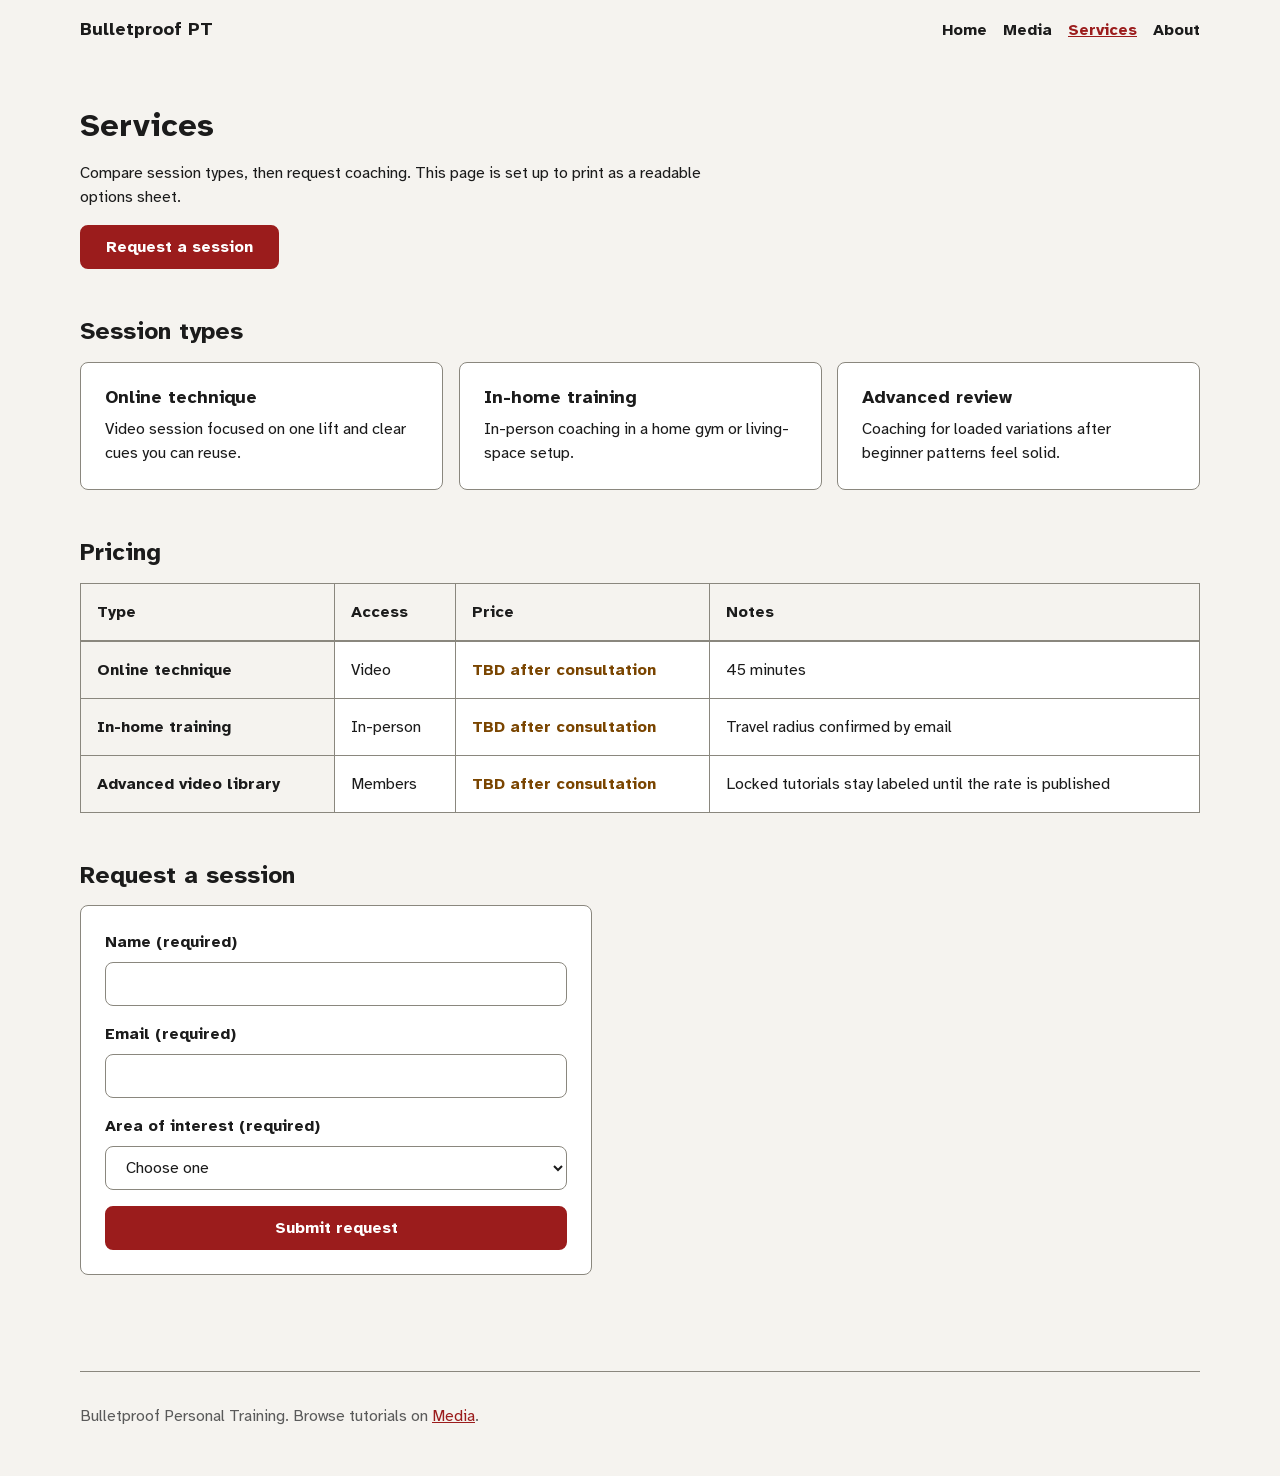
<file: site/services.html>
<!doctype html>
<html lang="en">
<head>
  <meta charset="utf-8">
  <meta name="viewport" content="width=device-width, initial-scale=1">
  <title>Services | Bulletproof Personal Training</title>
  <meta name="description" content="Session types, pricing, and a request form for Bulletproof Personal Training.">
  <link rel="preload" href="fonts/atkinson-hyperlegible-latin-400.woff2" as="font" type="font/woff2" crossorigin>
  <link rel="preload" href="fonts/atkinson-hyperlegible-latin-700.woff2" as="font" type="font/woff2" crossorigin>
  <link rel="stylesheet" href="css/main.css">
  <link rel="icon" href="images/favicon.png" type="image/png">
  <!-- No image, SVG, audio, video, or embed on this page. -->
  <!-- No srcset and no sizes. This page has no img. -->
  <!-- No picture. This page has no img. -->
  <!-- No alt. This page has no img. -->
</head>
<body>
  <a class="skip-link" href="#main">Skip to main content</a>

  <header class="site-header container">
    <a class="site-logo" href="index.html">Bulletproof PT</a>
    <nav aria-label="Main">
      <ul class="nav-list">
        <li><a href="index.html">Home</a></li>
        <li><a href="media.html">Media</a></li>
        <li><a href="services.html" aria-current="page">Services</a></li>
        <li><a href="about.html">About</a></li>
      </ul>
    </nav>
  </header>

  <main id="main" class="container" tabindex="-1">
    <section class="section">
      <h1>Services</h1>
      <p>Compare session types, then request coaching. This page is set up to print as a readable options sheet.</p>
      <p class="no-print"><a class="button" href="#request">Request a session</a></p>
    </section>

    <section class="section" aria-labelledby="types-heading">
      <h2 id="types-heading">Session types</h2>
      <ul class="grid grid--3 flow-0">
        <li class="card">
          <h3>Online technique</h3>
          <p>Video session focused on one lift and clear cues you can reuse.</p>
        </li>
        <li class="card">
          <h3>In-home training</h3>
          <p>In-person coaching in a home gym or living-space setup.</p>
        </li>
        <li class="card">
          <h3>Advanced review</h3>
          <p>Coaching for loaded variations after beginner patterns feel solid.</p>
        </li>
      </ul>
    </section>

    <section class="section" aria-labelledby="price-heading">
      <h2 id="price-heading">Pricing</h2>
      <table class="price-table">
        <caption class="visually-hidden">Session type, access, price, and notes</caption>
        <thead>
          <tr>
            <th scope="col">Type</th>
            <th scope="col">Access</th>
            <th scope="col">Price</th>
            <th scope="col">Notes</th>
          </tr>
        </thead>
        <tbody>
          <tr>
            <th scope="row" data-label="Type">Online technique</th>
            <td data-label="Access">Video</td>
            <td class="is-tbd" data-label="Price">TBD after consultation</td>
            <td data-label="Notes">45 minutes</td>
          </tr>
          <tr>
            <th scope="row" data-label="Type">In-home training</th>
            <td data-label="Access">In-person</td>
            <td class="is-tbd" data-label="Price">TBD after consultation</td>
            <td data-label="Notes">Travel radius confirmed by email</td>
          </tr>
          <tr>
            <th scope="row" data-label="Type">Advanced video library</th>
            <td data-label="Access">Members</td>
            <td class="is-tbd" data-label="Price">TBD after consultation</td>
            <td data-label="Notes">Locked tutorials stay labeled until the rate is published</td>
          </tr>
        </tbody>
      </table>
    </section>

    <section class="section" id="request" aria-labelledby="form-heading">
      <h2 id="form-heading">Request a session</h2>
      <form class="session-form" action="services.html" method="get">
        <div class="field">
          <label for="name">Name (required)</label>
          <input id="name" name="name" type="text" autocomplete="name" required aria-describedby="name-error">
          <p class="field-error" id="name-error">Enter your name.</p>
        </div>
        <div class="field">
          <label for="email">Email (required)</label>
          <input id="email" name="email" type="email" autocomplete="email" required aria-invalid="false" aria-describedby="email-error">
          <p class="field-error" id="email-error">Enter a valid email we can reply to.</p>
        </div>
        <div class="field">
          <label for="interest">Area of interest (required)</label>
          <select id="interest" name="interest" required aria-invalid="false" aria-describedby="interest-error">
            <option value="">Choose one</option>
            <option>Online technique</option>
            <option>In-home training</option>
            <option>Advanced review</option>
          </select>
          <p class="field-error" id="interest-error">Choose a session type.</p>
        </div>
        <button class="button" type="submit">Submit request</button>
      </form>
      <output class="form-result" id="form-result"></output>
    </section>
  </main>

  <footer class="site-footer container">
    <p class="text-muted">Bulletproof Personal Training. Browse tutorials on <a href="media.html">Media</a>.</p>
  </footer>
  <script>
    const form = document.querySelector('.session-form');
    const name = document.getElementById('name');
    const email = document.getElementById('email');
    const interest = document.getElementById('interest');

    function setInvalid(input, bad) {
      input.setAttribute('aria-invalid', bad ? 'true' : 'false');
      input.parentElement.classList.toggle('is-invalid', bad);
    }

    email.addEventListener('input', () => {
      if (email.value === '') return;
      setInvalid(email, !email.checkValidity());
    });

    name.addEventListener('input', () => {
      if (name.value.trim() !== '') setInvalid(name, false);
    });

    interest.addEventListener('change', () => {
      if (interest.value !== '') setInvalid(interest, false);
    });

    form.addEventListener('submit', (event) => {
      event.preventDefault();
      document.getElementById('form-result').textContent = 'Form submitted.';
    });

    form.querySelectorAll('input, select').forEach((input) => {
      input.addEventListener('invalid', (event) => {
        event.preventDefault();
        setInvalid(input, true);
        if (input === form.querySelector(':invalid')) input.focus();
      });
    });
  </script>
</body>
</html>
</file>
<file: CSS Architecture Package/css/main.css>
/* Layer order. Print is last and unlayered. */

@layer reset, base, layout, components, utilities, states, overrides;

@import url("reset.css") layer(reset);
@import url("base.css") layer(base);
@import url("layout.css") layer(layout);
@import url("components.css") layer(components);
@import url("utilities.css") layer(utilities);
@import url("states.css") layer(states);
@import url("overrides.css") layer(overrides);
@import url("print.css");
</file>
<file: site/css/main.css>
/* Layer order. Print is last and unlayered. */

@layer reset, base, layout, components, utilities, states, overrides;

@import url("reset.css") layer(reset);
@import url("base.css") layer(base);
@import url("layout.css") layer(layout);
@import url("components.css") layer(components);
@import url("utilities.css") layer(utilities);
@import url("states.css") layer(states);
@import url("overrides.css") layer(overrides);
@import url("print.css");
</file>
